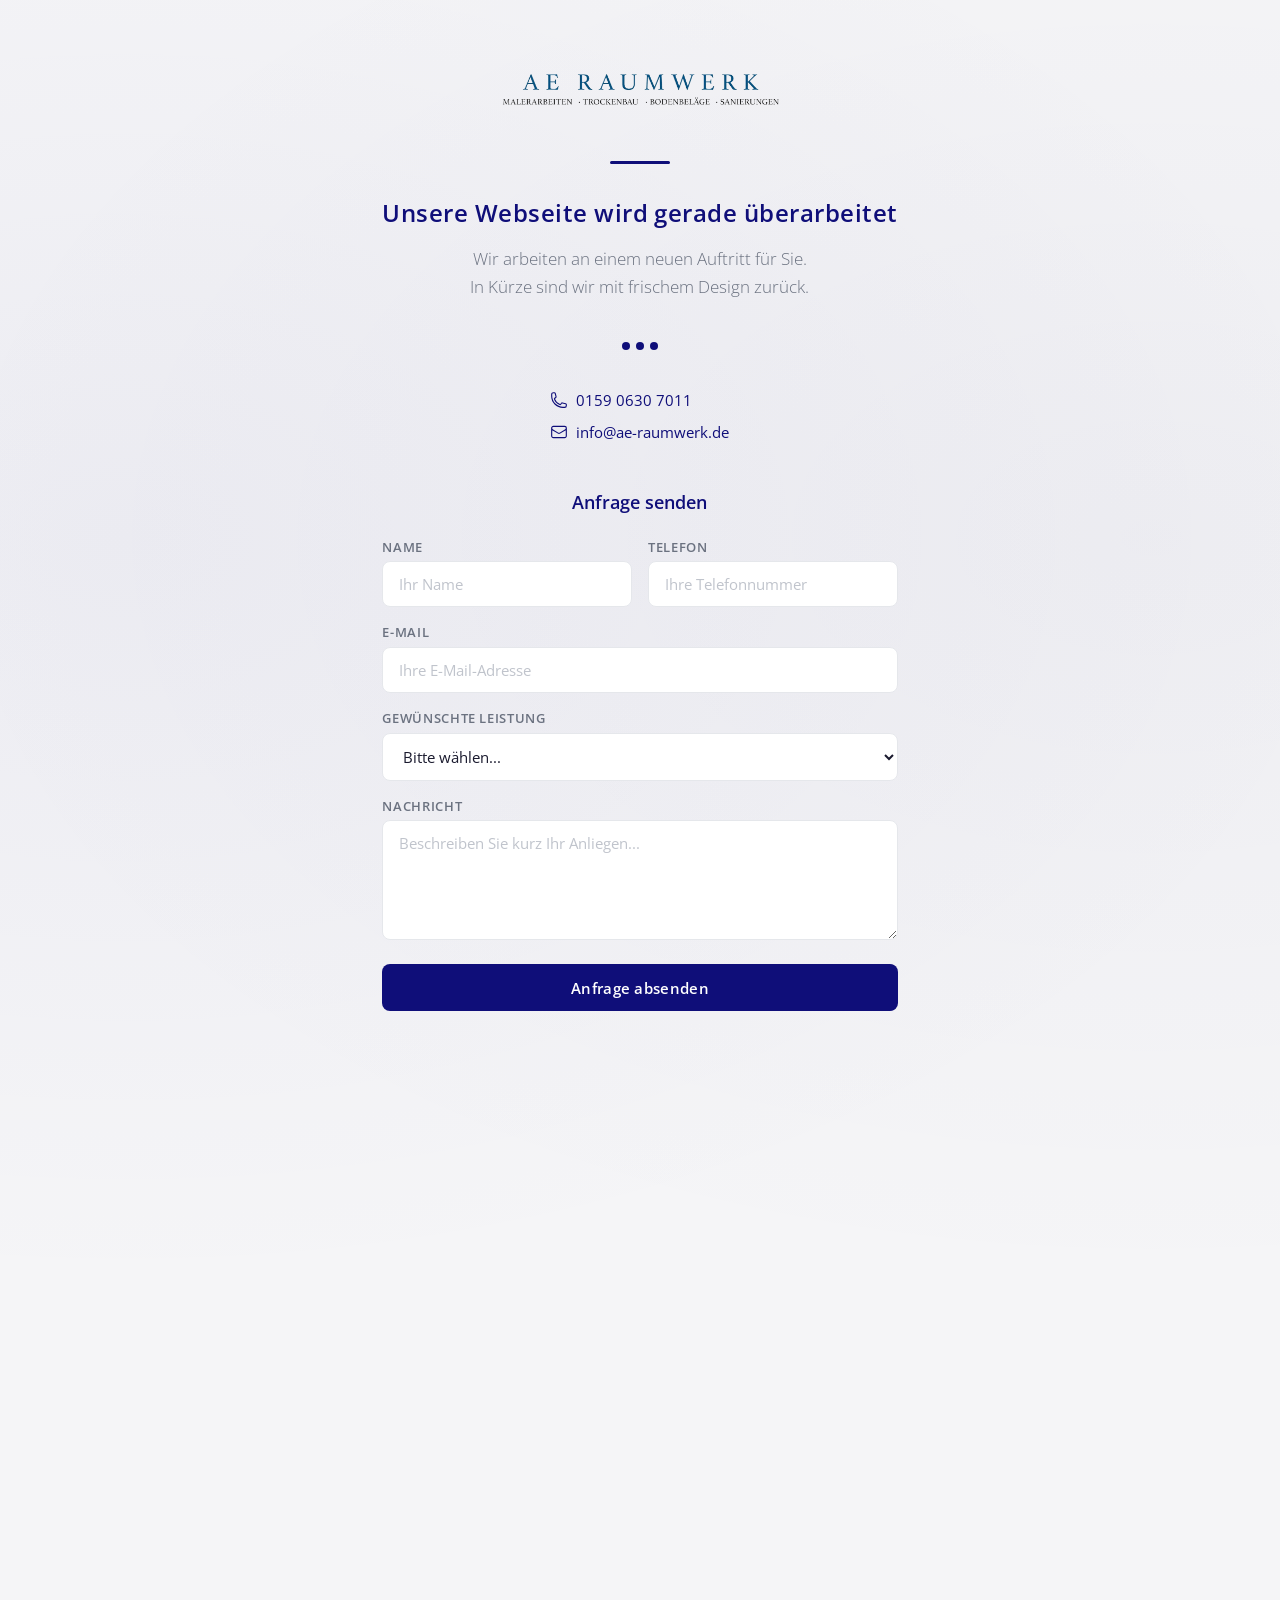
<file: index.html>
<!DOCTYPE html>
<html lang="de">
<head>
    <meta charset="utf-8">
    <title>AE Raumwerk | Wartungsarbeiten</title>
    <meta name="description" content="Unsere Webseite wird gerade überarbeitet. Wir sind bald wieder für Sie da.">
    <meta name="viewport" content="width=device-width, initial-scale=1">
    <link rel="icon" type="image/png" sizes="32x32" href="favicon-32x32.png">
    <link rel="preconnect" href="https://fonts.googleapis.com">
    <link rel="preconnect" href="https://fonts.gstatic.com" crossorigin>
    <link href="https://fonts.googleapis.com/css2?family=Open+Sans:wght@300;400;600;700&display=swap" rel="stylesheet">
    <style>
        *, *::before, *::after {
            margin: 0;
            padding: 0;
            box-sizing: border-box;
        }

        body {
            font-family: 'Open Sans', sans-serif;
            min-height: 100vh;
            display: flex;
            align-items: center;
            justify-content: center;
            background: #f5f5f7;
            color: #1a1a2e;
            overflow-x: hidden;
            position: relative;
            padding: 2rem 0;
        }

        /* Subtle animated background */
        body::before {
            content: '';
            position: absolute;
            top: -50%;
            left: -50%;
            width: 200%;
            height: 200%;
            background: radial-gradient(ellipse at 30% 50%, rgba(15, 14, 121, 0.04) 0%, transparent 50%),
                        radial-gradient(ellipse at 70% 50%, rgba(10, 9, 82, 0.03) 0%, transparent 50%);
            animation: bgShift 20s ease-in-out infinite alternate;
            z-index: 0;
        }

        @keyframes bgShift {
            0%   { transform: translate(0, 0) rotate(0deg); }
            100% { transform: translate(2%, -2%) rotate(3deg); }
        }

        .container {
            position: relative;
            z-index: 1;
            text-align: center;
            padding: 2rem;
            max-width: 600px;
        }

        .logo {
            width: 280px;
            max-width: 80vw;
            margin-bottom: 3rem;
            opacity: 0;
            animation: fadeUp 0.8s ease forwards;
        }

        .divider {
            width: 60px;
            height: 3px;
            background: #0f0e79;
            margin: 0 auto 2rem;
            border-radius: 2px;
            opacity: 0;
            animation: fadeUp 0.8s ease 0.2s forwards;
        }

        h1 {
            font-size: 1.5rem;
            font-weight: 600;
            color: #0f0e79;
            margin-bottom: 1rem;
            letter-spacing: 0.02em;
            opacity: 0;
            animation: fadeUp 0.8s ease 0.3s forwards;
        }

        p {
            font-size: 1.05rem;
            font-weight: 300;
            color: #6b7280;
            line-height: 1.7;
            margin-bottom: 2.5rem;
            opacity: 0;
            animation: fadeUp 0.8s ease 0.45s forwards;
        }

        .contact-info {
            display: inline-flex;
            flex-direction: column;
            gap: 0.75rem;
            opacity: 0;
            animation: fadeUp 0.8s ease 0.6s forwards;
        }

        .contact-info a {
            color: #0f0e79;
            text-decoration: none;
            font-weight: 400;
            font-size: 0.95rem;
            display: inline-flex;
            align-items: center;
            gap: 0.5rem;
            transition: opacity 0.2s ease;
        }

        .contact-info a:hover {
            opacity: 0.7;
        }

        .contact-info svg {
            width: 18px;
            height: 18px;
            flex-shrink: 0;
        }

        /* Pulsing dots animation */
        .dots {
            display: flex;
            justify-content: center;
            gap: 6px;
            margin-bottom: 2.5rem;
            opacity: 0;
            animation: fadeUp 0.8s ease 0.5s forwards;
        }

        .dots span {
            width: 8px;
            height: 8px;
            background: #0f0e79;
            border-radius: 50%;
            animation: pulse 1.4s ease-in-out infinite;
        }

        .dots span:nth-child(2) { animation-delay: 0.2s; }
        .dots span:nth-child(3) { animation-delay: 0.4s; }

        @keyframes pulse {
            0%, 80%, 100% { opacity: 0.2; transform: scale(0.8); }
            40% { opacity: 1; transform: scale(1); }
        }

        @keyframes fadeUp {
            from {
                opacity: 0;
                transform: translateY(20px);
            }
            to {
                opacity: 1;
                transform: translateY(0);
            }
        }

        /* Contact Form */
        .form-section {
            margin-top: 3rem;
            opacity: 0;
            animation: fadeUp 0.8s ease 0.7s forwards;
        }

        .form-section h2 {
            font-size: 1.1rem;
            font-weight: 600;
            color: #0f0e79;
            margin-bottom: 1.5rem;
        }

        .contact-form {
            display: flex;
            flex-direction: column;
            gap: 1rem;
            text-align: left;
        }

        .form-row {
            display: flex;
            gap: 1rem;
        }

        .form-group {
            display: flex;
            flex-direction: column;
            gap: 0.35rem;
            flex: 1;
        }

        .form-group label {
            font-size: 0.8rem;
            font-weight: 600;
            color: #6b7280;
            text-transform: uppercase;
            letter-spacing: 0.05em;
        }

        .form-group input,
        .form-group textarea,
        .form-group select {
            font-family: 'Open Sans', sans-serif;
            font-size: 0.95rem;
            padding: 0.75rem 1rem;
            border: 1.5px solid #e5e7eb;
            border-radius: 8px;
            background: #fff;
            color: #1a1a2e;
            transition: border-color 0.2s ease, box-shadow 0.2s ease;
            outline: none;
        }

        .form-group input:focus,
        .form-group textarea:focus,
        .form-group select:focus {
            border-color: #0f0e79;
            box-shadow: 0 0 0 3px rgba(15, 14, 121, 0.08);
        }

        .form-group input::placeholder,
        .form-group textarea::placeholder {
            color: #c0c4cc;
        }

        .form-group textarea {
            resize: vertical;
            min-height: 120px;
        }

        .submit-btn {
            font-family: 'Open Sans', sans-serif;
            font-size: 0.95rem;
            font-weight: 600;
            color: #fff;
            background: #0f0e79;
            border: none;
            padding: 0.85rem 2rem;
            border-radius: 8px;
            cursor: pointer;
            transition: background 0.2s ease, transform 0.15s ease;
            letter-spacing: 0.02em;
            margin-top: 0.5rem;
        }

        .submit-btn:hover {
            background: #0a0952;
            transform: translateY(-1px);
        }

        .submit-btn:active {
            transform: translateY(0);
        }

        /* Status-Meldungen */
        .form-msg {
            display: none;
            padding: 1rem 1.25rem;
            border-radius: 8px;
            font-size: 0.95rem;
            font-weight: 400;
            margin-bottom: 1rem;
            animation: fadeUp 0.5s ease forwards;
        }

        .form-msg.success {
            display: block;
            background: #ecfdf5;
            border: 1.5px solid #10b981;
            color: #065f46;
        }

        .form-msg.error {
            display: block;
            background: #fef2f2;
            border: 1.5px solid #ef4444;
            color: #991b1b;
        }

        .submit-btn:disabled {
            opacity: 0.6;
            cursor: not-allowed;
            transform: none;
        }

        @media (max-width: 480px) {
            .logo { width: 220px; margin-bottom: 2rem; }
            h1 { font-size: 1.25rem; }
            p { font-size: 0.95rem; }
            .form-row { flex-direction: column; }
        }
    </style>
</head>
<body>
    <div class="container">
        <img src="images/68f24106e1c9c3044217ea94_logo2.png" alt="AE Raumwerk" class="logo">

        <div class="divider"></div>

        <h1>Unsere Webseite wird gerade überarbeitet</h1>

        <p>Wir arbeiten an einem neuen Auftritt für Sie.<br>In Kürze sind wir mit frischem Design zurück.</p>

        <div class="dots">
            <span></span>
            <span></span>
            <span></span>
        </div>

        <div class="contact-info">
            <a href="tel:+4915906307011">
                <svg xmlns="http://www.w3.org/2000/svg" fill="none" viewBox="0 0 24 24" stroke-width="1.5" stroke="currentColor">
                    <path stroke-linecap="round" stroke-linejoin="round" d="M2.25 6.75c0 8.284 6.716 15 15 15h2.25a2.25 2.25 0 0 0 2.25-2.25v-1.372c0-.516-.351-.966-.852-1.091l-4.423-1.106c-.44-.11-.902.055-1.173.417l-.97 1.293c-.282.376-.769.542-1.21.38a12.035 12.035 0 0 1-7.143-7.143c-.162-.441.004-.928.38-1.21l1.293-.97c.363-.271.527-.734.417-1.173L6.963 3.102a1.125 1.125 0 0 0-1.091-.852H4.5A2.25 2.25 0 0 0 2.25 4.5v2.25Z" />
                </svg>
                0159 0630 7011
            </a>
            <a href="mailto:info@ae-raumwerk.de">
                <svg xmlns="http://www.w3.org/2000/svg" fill="none" viewBox="0 0 24 24" stroke-width="1.5" stroke="currentColor">
                    <path stroke-linecap="round" stroke-linejoin="round" d="M21.75 6.75v10.5a2.25 2.25 0 0 1-2.25 2.25h-15a2.25 2.25 0 0 1-2.25-2.25V6.75m19.5 0A2.25 2.25 0 0 0 19.5 4.5h-15a2.25 2.25 0 0 0-2.25 2.25m19.5 0v.243a2.25 2.25 0 0 1-1.07 1.916l-7.5 4.615a2.25 2.25 0 0 1-2.36 0L3.32 8.91a2.25 2.25 0 0 1-1.07-1.916V6.75" />
                </svg>
                info@ae-raumwerk.de
            </a>
        </div>

        <!-- Kontaktformular -->
        <div class="form-section">
            <div class="form-msg" id="formMsg"></div>
            <h2>Anfrage senden</h2>
            <form class="contact-form" id="contactForm" action="https://formspree.io/f/mzdkboly" method="POST">

                <div class="form-row">
                    <div class="form-group">
                        <label for="name">Name</label>
                        <input type="text" id="name" name="Name" placeholder="Ihr Name" required>
                    </div>
                    <div class="form-group">
                        <label for="telefon">Telefon</label>
                        <input type="tel" id="telefon" name="Telefon" placeholder="Ihre Telefonnummer">
                    </div>
                </div>

                <div class="form-group">
                    <label for="email">E-Mail</label>
                    <input type="email" id="email" name="E-Mail" placeholder="Ihre E-Mail-Adresse" required>
                </div>

                <div class="form-group">
                    <label for="leistung">Gewünschte Leistung</label>
                    <select id="leistung" name="Leistung">
                        <option value="" disabled selected>Bitte wählen...</option>
                        <option value="Malerarbeiten">Malerarbeiten</option>
                        <option value="Tapezierarbeiten">Tapezierarbeiten</option>
                        <option value="Trockenbau">Trockenbau</option>
                        <option value="Bodenbeläge">Bodenbeläge</option>
                        <option value="Sanierung">Sanierung</option>
                        <option value="Instandhaltung">Instandhaltung</option>
                        <option value="Sonstiges">Sonstiges</option>
                    </select>
                </div>

                <div class="form-group">
                    <label for="nachricht">Nachricht</label>
                    <textarea id="nachricht" name="Nachricht" placeholder="Beschreiben Sie kurz Ihr Anliegen..." required></textarea>
                </div>

                <button type="submit" class="submit-btn">Anfrage absenden</button>
            </form>
        </div>
    </div>
    <script>
        document.getElementById('contactForm').addEventListener('submit', function(e) {
            e.preventDefault();

            var form = this;
            var btn = form.querySelector('.submit-btn');
            var msg = document.getElementById('formMsg');
            var originalText = btn.textContent;

            btn.disabled = true;
            btn.textContent = 'Wird gesendet...';
            msg.className = 'form-msg';

            fetch(form.action, {
                method: 'POST',
                body: new FormData(form),
                headers: { 'Accept': 'application/json' }
            })
            .then(function(response) {
                if (response.ok) {
                    msg.textContent = 'Vielen Dank! Wir haben Ihre Anfrage erhalten und melden uns schnellstmöglich bei Ihnen.';
                    msg.className = 'form-msg success';
                    form.reset();
                } else {
                    msg.textContent = 'Leider konnte Ihre Anfrage nicht gesendet werden. Bitte versuchen Sie es erneut oder kontaktieren Sie uns telefonisch.';
                    msg.className = 'form-msg error';
                }
            })
            .catch(function() {
                msg.textContent = 'Leider konnte Ihre Anfrage nicht gesendet werden. Bitte versuchen Sie es erneut oder kontaktieren Sie uns telefonisch.';
                msg.className = 'form-msg error';
            })
            .finally(function() {
                btn.disabled = false;
                btn.textContent = originalText;
                msg.scrollIntoView({ behavior: 'smooth', block: 'nearest' });
            });
        });
    </script>
</body>
</html>
</file>
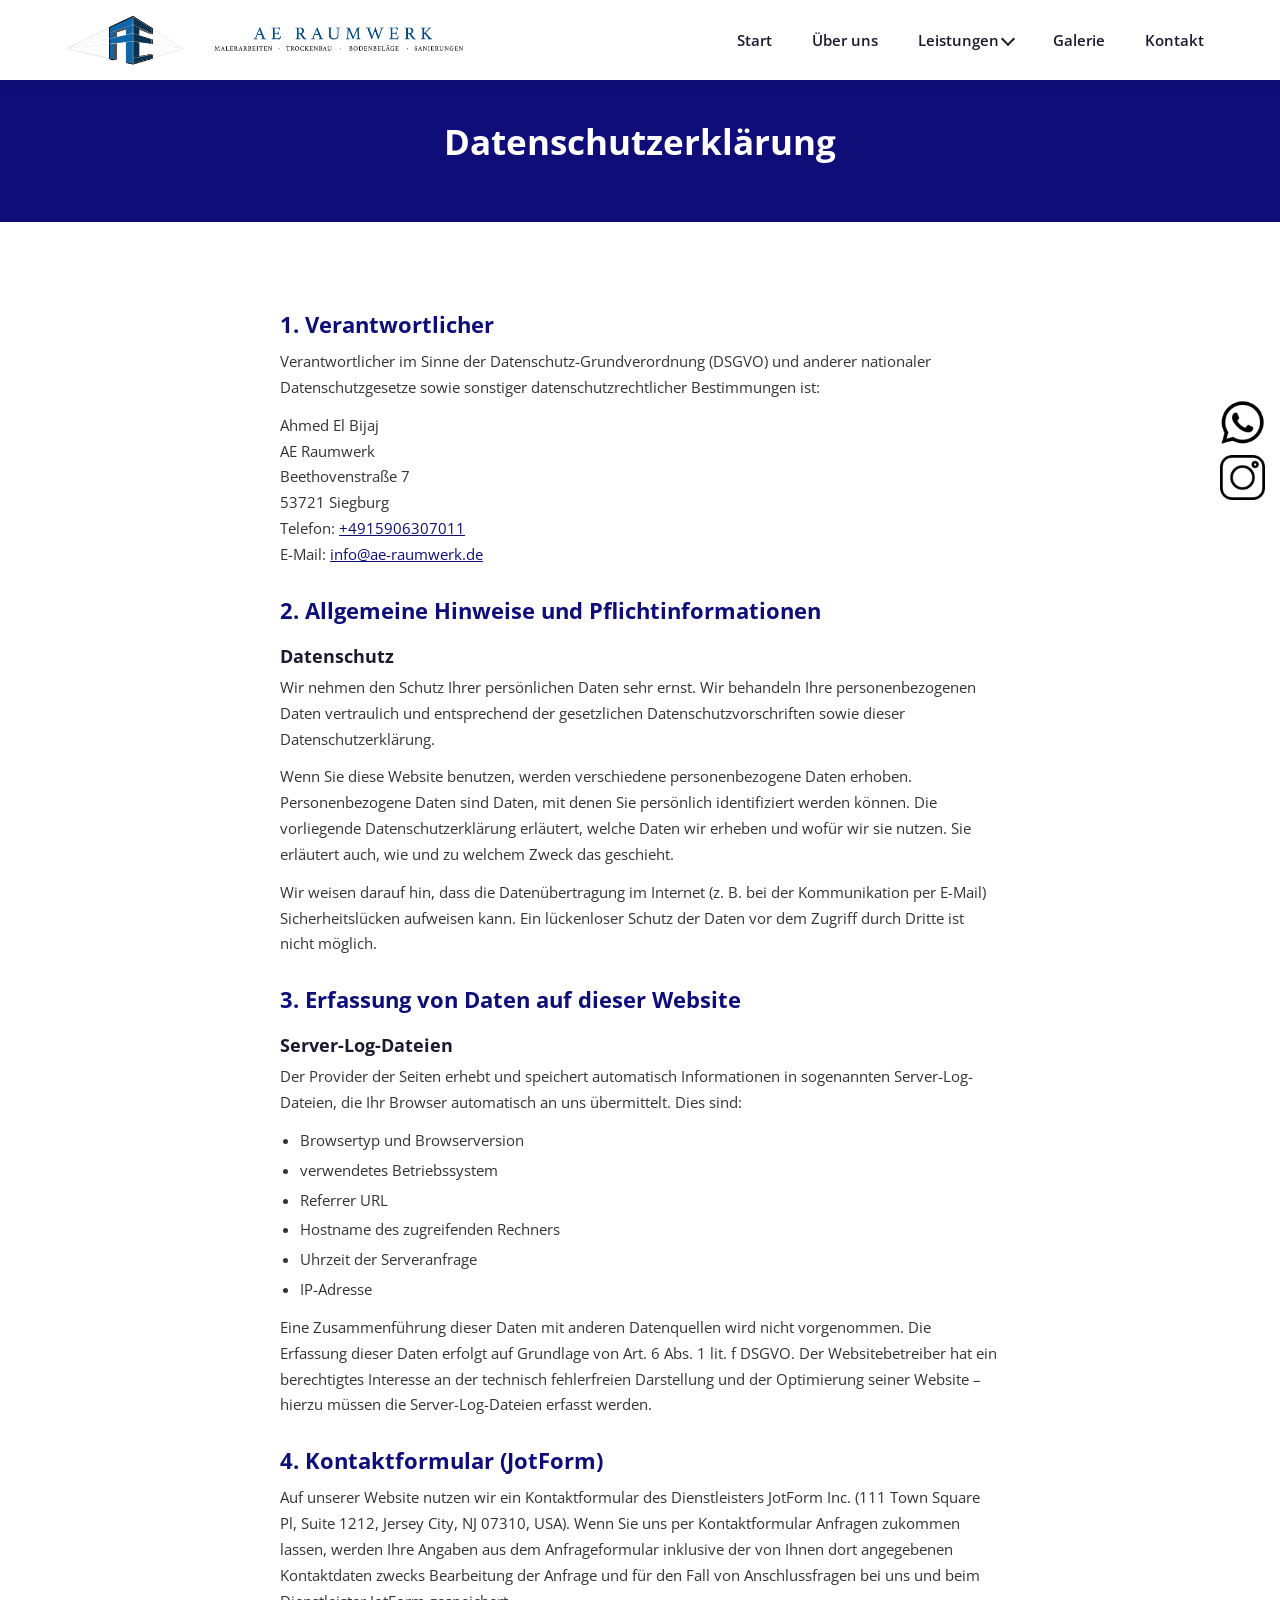
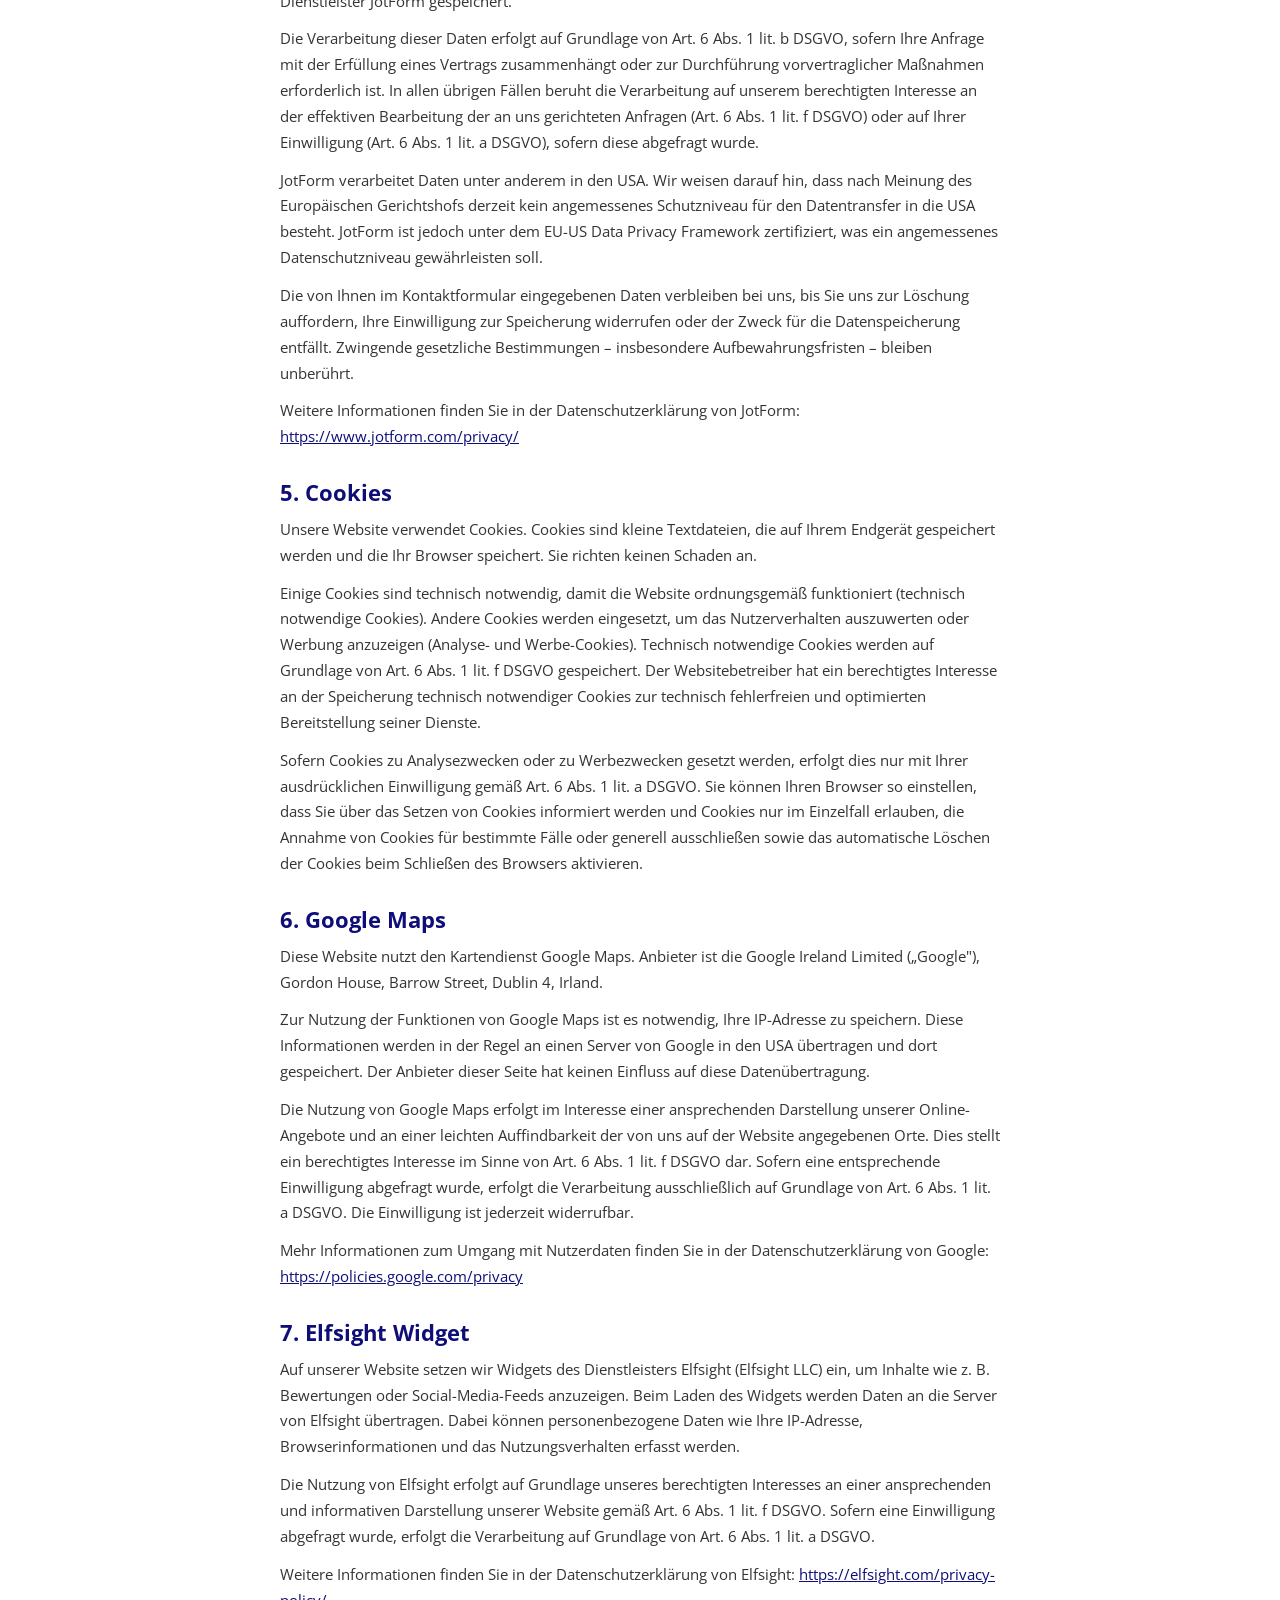
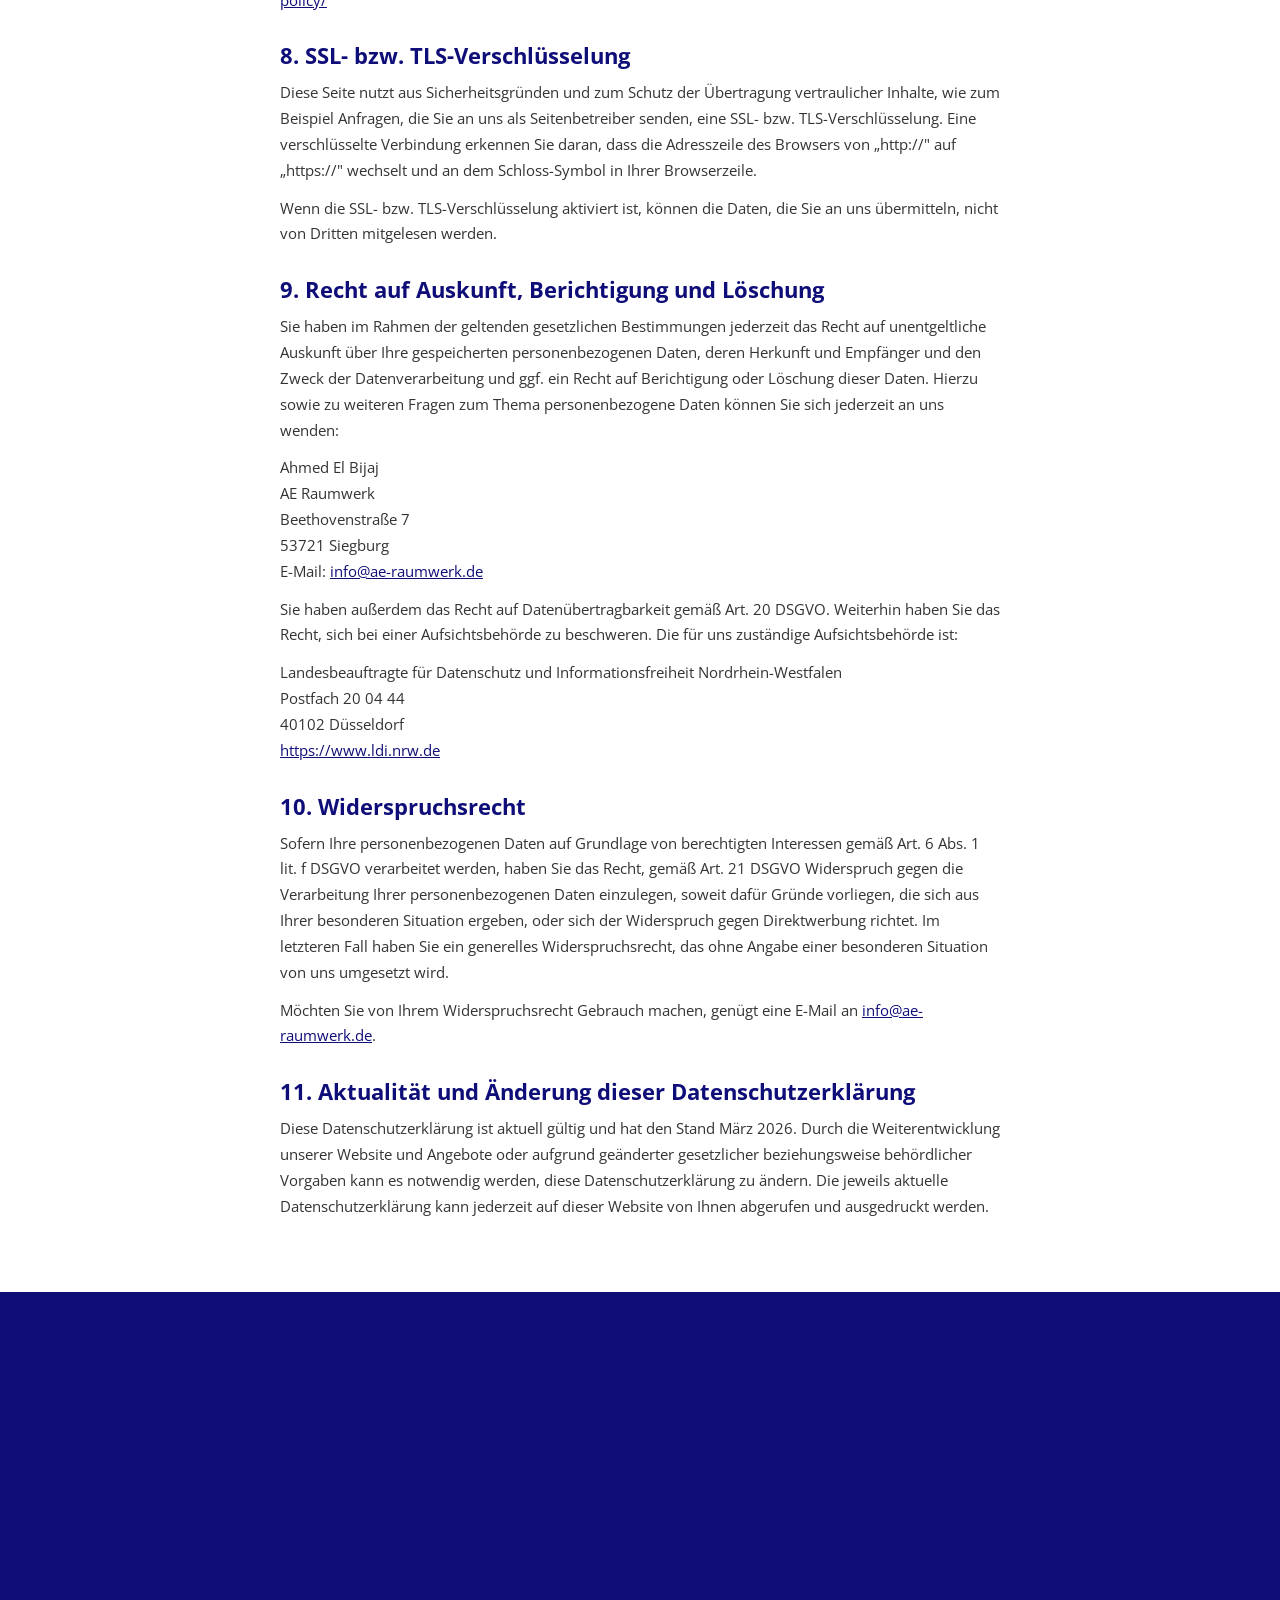
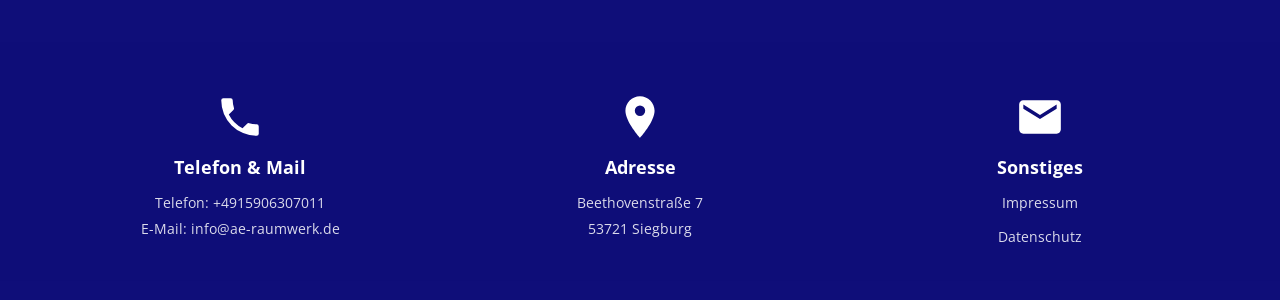
<file: datenschutz.html>
<!DOCTYPE html>
<html lang="de">
<head>
    <meta charset="utf-8">
    <title>Datenschutzerklärung | AE Raumwerk</title>
    <meta name="description" content="Datenschutzerklärung von AE Raumwerk – Informationen zum Umgang mit Ihren personenbezogenen Daten.">
    <meta name="viewport" content="width=device-width, initial-scale=1">
    <link rel="icon" type="image/png" sizes="32x32" href="favicon-32x32.png">
    <link rel="preconnect" href="https://fonts.googleapis.com">
    <link rel="preconnect" href="https://fonts.gstatic.com" crossorigin>
    <link href="https://fonts.googleapis.com/css2?family=Open+Sans:wght@300;400;600;700;800&display=swap" rel="stylesheet">
    <link rel="stylesheet" href="css/style.css">
</head>
<body>

<header class="header">
    <div class="container">
        <a href="index.html" class="logo-link">
            <img src="images/68dce602181877e14b557eaf_attachment_3_Design%20ohne%20Titel-7-01-p-2000.png" alt="AE Raumwerk" class="logo-icon">
            <img src="images/68dce5a7d845a080b7a61327_attachment_4_AE%20Raumwerk%20nur%20Schrift-01-p-2000.png" alt="AE Raumwerk" class="logo-text">
        </a>
        <nav class="nav-desktop">
            <a href="index.html" class="nav-link">Start</a>
            <a href="uber-uns.html" class="nav-link">Über uns</a>
            <div class="nav-dropdown">
                <div class="nav-dropdown-toggle">
                    <a href="leistungen-preise/index.html">Leistungen</a>
                    <span class="dropdown-arrow"></span>
                </div>
                <div class="dropdown-menu">
                    <a href="leistungen-preise/maler-und-tapezierarbeiten.html">Maler-Tapezierarbeiten</a>
                    <a href="leistungen-preise/spachtel-und-verputzarbeiten.html">Spachtel-Verputzarbeiten</a>
                    <a href="leistungen-preise/trockenbau.html">Trockenbau</a>
                    <a href="leistungen-preise/bodenbelage.html">Bodenbeläge</a>
                    <a href="leistungen-preise/sanierungen.html">Sanierungen</a>
                    <a href="leistungen-preise/instandsetzung.html">Instandhaltung</a>
                </div>
            </div>
            <a href="galerie.html" class="nav-link">Galerie</a>
            <a href="kontakt.html" class="nav-link">Kontakt</a>
        </nav>
        <button class="hamburger" aria-label="Menü öffnen">
            <span></span><span></span><span></span>
        </button>
    </div>
</header>

<div class="nav-mobile" id="mobileNav">
    <div class="nav-mobile-links">
        <a href="index.html">Start</a>
        <a href="uber-uns.html">Über uns</a>
        <button class="mobile-dropdown-toggle" aria-expanded="false">Leistungen<span class="mobile-dropdown-arrow"></span></button>
        <div class="mobile-dropdown-menu">
            <a href="leistungen-preise/index.html">Übersicht</a>
            <a href="leistungen-preise/maler-und-tapezierarbeiten.html">Maler-Tapezierarbeiten</a>
            <a href="leistungen-preise/spachtel-und-verputzarbeiten.html">Spachtel-Verputzarbeiten</a>
            <a href="leistungen-preise/trockenbau.html">Trockenbau</a>
            <a href="leistungen-preise/bodenbelage.html">Bodenbeläge</a>
            <a href="leistungen-preise/sanierungen.html">Sanierungen</a>
            <a href="leistungen-preise/instandsetzung.html">Instandhaltung</a>
        </div>
        <a href="galerie.html">Galerie</a>
        <a href="kontakt.html">Kontakt</a>
    </div>
</div>

<div class="social-float">
    <a href="https://wa.me/4915906307011" target="_blank" rel="noopener" aria-label="WhatsApp"><img src="images/659d3cf8d4836a19ed9bffc6_whatsapp.webp" alt="WhatsApp"></a>
    <a href="https://www.instagram.com/ae.raumwerk/" target="_blank" rel="noopener" aria-label="Instagram"><img src="images/659d3cf824c249c32f8ed5cc_instagram.webp" alt="Instagram"></a>
</div>

<section class="page-hero">
    <div class="container">
        <h1>Datenschutzerklärung</h1>
    </div>
</section>

<section class="legal-content">
    <div class="container">

        <h2>1. Verantwortlicher</h2>
        <p>Verantwortlicher im Sinne der Datenschutz-Grundverordnung (DSGVO) und anderer nationaler Datenschutzgesetze sowie sonstiger datenschutzrechtlicher Bestimmungen ist:</p>
        <p>Ahmed El Bijaj<br>AE Raumwerk<br>Beethovenstraße 7<br>53721 Siegburg<br>Telefon: <a href="tel:+4915906307011">+4915906307011</a><br>E-Mail: <a href="mailto:info@ae-raumwerk.de">info@ae-raumwerk.de</a></p>

        <h2>2. Allgemeine Hinweise und Pflichtinformationen</h2>
        <h3>Datenschutz</h3>
        <p>Wir nehmen den Schutz Ihrer persönlichen Daten sehr ernst. Wir behandeln Ihre personenbezogenen Daten vertraulich und entsprechend der gesetzlichen Datenschutzvorschriften sowie dieser Datenschutzerklärung.</p>
        <p>Wenn Sie diese Website benutzen, werden verschiedene personenbezogene Daten erhoben. Personenbezogene Daten sind Daten, mit denen Sie persönlich identifiziert werden können. Die vorliegende Datenschutzerklärung erläutert, welche Daten wir erheben und wofür wir sie nutzen. Sie erläutert auch, wie und zu welchem Zweck das geschieht.</p>
        <p>Wir weisen darauf hin, dass die Datenübertragung im Internet (z.&nbsp;B. bei der Kommunikation per E-Mail) Sicherheitslücken aufweisen kann. Ein lückenloser Schutz der Daten vor dem Zugriff durch Dritte ist nicht möglich.</p>

        <h2>3. Erfassung von Daten auf dieser Website</h2>
        <h3>Server-Log-Dateien</h3>
        <p>Der Provider der Seiten erhebt und speichert automatisch Informationen in sogenannten Server-Log-Dateien, die Ihr Browser automatisch an uns übermittelt. Dies sind:</p>
        <ul>
            <li>Browsertyp und Browserversion</li>
            <li>verwendetes Betriebssystem</li>
            <li>Referrer URL</li>
            <li>Hostname des zugreifenden Rechners</li>
            <li>Uhrzeit der Serveranfrage</li>
            <li>IP-Adresse</li>
        </ul>
        <p>Eine Zusammenführung dieser Daten mit anderen Datenquellen wird nicht vorgenommen. Die Erfassung dieser Daten erfolgt auf Grundlage von Art. 6 Abs. 1 lit. f DSGVO. Der Websitebetreiber hat ein berechtigtes Interesse an der technisch fehlerfreien Darstellung und der Optimierung seiner Website – hierzu müssen die Server-Log-Dateien erfasst werden.</p>

        <h2>4. Kontaktformular (JotForm)</h2>
        <p>Auf unserer Website nutzen wir ein Kontaktformular des Dienstleisters JotForm Inc. (111 Town Square Pl, Suite 1212, Jersey City, NJ 07310, USA). Wenn Sie uns per Kontaktformular Anfragen zukommen lassen, werden Ihre Angaben aus dem Anfrageformular inklusive der von Ihnen dort angegebenen Kontaktdaten zwecks Bearbeitung der Anfrage und für den Fall von Anschlussfragen bei uns und beim Dienstleister JotForm gespeichert.</p>
        <p>Die Verarbeitung dieser Daten erfolgt auf Grundlage von Art. 6 Abs. 1 lit. b DSGVO, sofern Ihre Anfrage mit der Erfüllung eines Vertrags zusammenhängt oder zur Durchführung vorvertraglicher Maßnahmen erforderlich ist. In allen übrigen Fällen beruht die Verarbeitung auf unserem berechtigten Interesse an der effektiven Bearbeitung der an uns gerichteten Anfragen (Art. 6 Abs. 1 lit. f DSGVO) oder auf Ihrer Einwilligung (Art. 6 Abs. 1 lit. a DSGVO), sofern diese abgefragt wurde.</p>
        <p>JotForm verarbeitet Daten unter anderem in den USA. Wir weisen darauf hin, dass nach Meinung des Europäischen Gerichtshofs derzeit kein angemessenes Schutzniveau für den Datentransfer in die USA besteht. JotForm ist jedoch unter dem EU-US Data Privacy Framework zertifiziert, was ein angemessenes Datenschutzniveau gewährleisten soll.</p>
        <p>Die von Ihnen im Kontaktformular eingegebenen Daten verbleiben bei uns, bis Sie uns zur Löschung auffordern, Ihre Einwilligung zur Speicherung widerrufen oder der Zweck für die Datenspeicherung entfällt. Zwingende gesetzliche Bestimmungen – insbesondere Aufbewahrungsfristen – bleiben unberührt.</p>
        <p>Weitere Informationen finden Sie in der Datenschutzerklärung von JotForm: <a href="https://www.jotform.com/privacy/" target="_blank" rel="noopener">https://www.jotform.com/privacy/</a></p>

        <h2>5. Cookies</h2>
        <p>Unsere Website verwendet Cookies. Cookies sind kleine Textdateien, die auf Ihrem Endgerät gespeichert werden und die Ihr Browser speichert. Sie richten keinen Schaden an.</p>
        <p>Einige Cookies sind technisch notwendig, damit die Website ordnungsgemäß funktioniert (technisch notwendige Cookies). Andere Cookies werden eingesetzt, um das Nutzerverhalten auszuwerten oder Werbung anzuzeigen (Analyse- und Werbe-Cookies). Technisch notwendige Cookies werden auf Grundlage von Art. 6 Abs. 1 lit. f DSGVO gespeichert. Der Websitebetreiber hat ein berechtigtes Interesse an der Speicherung technisch notwendiger Cookies zur technisch fehlerfreien und optimierten Bereitstellung seiner Dienste.</p>
        <p>Sofern Cookies zu Analysezwecken oder zu Werbezwecken gesetzt werden, erfolgt dies nur mit Ihrer ausdrücklichen Einwilligung gemäß Art. 6 Abs. 1 lit. a DSGVO. Sie können Ihren Browser so einstellen, dass Sie über das Setzen von Cookies informiert werden und Cookies nur im Einzelfall erlauben, die Annahme von Cookies für bestimmte Fälle oder generell ausschließen sowie das automatische Löschen der Cookies beim Schließen des Browsers aktivieren.</p>

        <h2>6. Google Maps</h2>
        <p>Diese Website nutzt den Kartendienst Google Maps. Anbieter ist die Google Ireland Limited („Google"), Gordon House, Barrow Street, Dublin 4, Irland.</p>
        <p>Zur Nutzung der Funktionen von Google Maps ist es notwendig, Ihre IP-Adresse zu speichern. Diese Informationen werden in der Regel an einen Server von Google in den USA übertragen und dort gespeichert. Der Anbieter dieser Seite hat keinen Einfluss auf diese Datenübertragung.</p>
        <p>Die Nutzung von Google Maps erfolgt im Interesse einer ansprechenden Darstellung unserer Online-Angebote und an einer leichten Auffindbarkeit der von uns auf der Website angegebenen Orte. Dies stellt ein berechtigtes Interesse im Sinne von Art. 6 Abs. 1 lit. f DSGVO dar. Sofern eine entsprechende Einwilligung abgefragt wurde, erfolgt die Verarbeitung ausschließlich auf Grundlage von Art. 6 Abs. 1 lit. a DSGVO. Die Einwilligung ist jederzeit widerrufbar.</p>
        <p>Mehr Informationen zum Umgang mit Nutzerdaten finden Sie in der Datenschutzerklärung von Google: <a href="https://policies.google.com/privacy" target="_blank" rel="noopener">https://policies.google.com/privacy</a></p>

        <h2>7. Elfsight Widget</h2>
        <p>Auf unserer Website setzen wir Widgets des Dienstleisters Elfsight (Elfsight LLC) ein, um Inhalte wie z.&nbsp;B. Bewertungen oder Social-Media-Feeds anzuzeigen. Beim Laden des Widgets werden Daten an die Server von Elfsight übertragen. Dabei können personenbezogene Daten wie Ihre IP-Adresse, Browserinformationen und das Nutzungsverhalten erfasst werden.</p>
        <p>Die Nutzung von Elfsight erfolgt auf Grundlage unseres berechtigten Interesses an einer ansprechenden und informativen Darstellung unserer Website gemäß Art. 6 Abs. 1 lit. f DSGVO. Sofern eine Einwilligung abgefragt wurde, erfolgt die Verarbeitung auf Grundlage von Art. 6 Abs. 1 lit. a DSGVO.</p>
        <p>Weitere Informationen finden Sie in der Datenschutzerklärung von Elfsight: <a href="https://elfsight.com/privacy-policy/" target="_blank" rel="noopener">https://elfsight.com/privacy-policy/</a></p>

        <h2>8. SSL- bzw. TLS-Verschlüsselung</h2>
        <p>Diese Seite nutzt aus Sicherheitsgründen und zum Schutz der Übertragung vertraulicher Inhalte, wie zum Beispiel Anfragen, die Sie an uns als Seitenbetreiber senden, eine SSL- bzw. TLS-Verschlüsselung. Eine verschlüsselte Verbindung erkennen Sie daran, dass die Adresszeile des Browsers von „http://" auf „https://" wechselt und an dem Schloss-Symbol in Ihrer Browserzeile.</p>
        <p>Wenn die SSL- bzw. TLS-Verschlüsselung aktiviert ist, können die Daten, die Sie an uns übermitteln, nicht von Dritten mitgelesen werden.</p>

        <h2>9. Recht auf Auskunft, Berichtigung und Löschung</h2>
        <p>Sie haben im Rahmen der geltenden gesetzlichen Bestimmungen jederzeit das Recht auf unentgeltliche Auskunft über Ihre gespeicherten personenbezogenen Daten, deren Herkunft und Empfänger und den Zweck der Datenverarbeitung und ggf. ein Recht auf Berichtigung oder Löschung dieser Daten. Hierzu sowie zu weiteren Fragen zum Thema personenbezogene Daten können Sie sich jederzeit an uns wenden:</p>
        <p>Ahmed El Bijaj<br>AE Raumwerk<br>Beethovenstraße 7<br>53721 Siegburg<br>E-Mail: <a href="mailto:info@ae-raumwerk.de">info@ae-raumwerk.de</a></p>
        <p>Sie haben außerdem das Recht auf Datenübertragbarkeit gemäß Art. 20 DSGVO. Weiterhin haben Sie das Recht, sich bei einer Aufsichtsbehörde zu beschweren. Die für uns zuständige Aufsichtsbehörde ist:</p>
        <p>Landesbeauftragte für Datenschutz und Informationsfreiheit Nordrhein-Westfalen<br>Postfach 20 04 44<br>40102 Düsseldorf<br><a href="https://www.ldi.nrw.de" target="_blank" rel="noopener">https://www.ldi.nrw.de</a></p>

        <h2>10. Widerspruchsrecht</h2>
        <p>Sofern Ihre personenbezogenen Daten auf Grundlage von berechtigten Interessen gemäß Art. 6 Abs. 1 lit. f DSGVO verarbeitet werden, haben Sie das Recht, gemäß Art. 21 DSGVO Widerspruch gegen die Verarbeitung Ihrer personenbezogenen Daten einzulegen, soweit dafür Gründe vorliegen, die sich aus Ihrer besonderen Situation ergeben, oder sich der Widerspruch gegen Direktwerbung richtet. Im letzteren Fall haben Sie ein generelles Widerspruchsrecht, das ohne Angabe einer besonderen Situation von uns umgesetzt wird.</p>
        <p>Möchten Sie von Ihrem Widerspruchsrecht Gebrauch machen, genügt eine E-Mail an <a href="mailto:info@ae-raumwerk.de">info@ae-raumwerk.de</a>.</p>

        <h2>11. Aktualität und Änderung dieser Datenschutzerklärung</h2>
        <p>Diese Datenschutzerklärung ist aktuell gültig und hat den Stand März 2026. Durch die Weiterentwicklung unserer Website und Angebote oder aufgrund geänderter gesetzlicher beziehungsweise behördlicher Vorgaben kann es notwendig werden, diese Datenschutzerklärung zu ändern. Die jeweils aktuelle Datenschutzerklärung kann jederzeit auf dieser Website von Ihnen abgerufen und ausgedruckt werden.</p>

    </div>
</section>

<footer class="footer">
    <div class="footer-map">
        <iframe src="https://www.google.com/maps/embed?pb=!1m14!1m8!1m3!1d10089.398247920117!2d7.21774!3d50.78763!3m2!1i1024!2i768!4f13.1!3m3!1m2!1s0x47bee7953ecbf617%3A0xd4169f692816cf41!2sMalerbetrieb%20AE%20Raumwerk!5e0!3m2!1sde!2s!4v1703837837194!5m2!1sde!2s" width="100%" height="100%" style="border:0;" allowfullscreen="" loading="lazy" referrerpolicy="no-referrer-when-downgrade"></iframe>
    </div>
    <div class="footer-overlay">
        <div class="footer-grid">
            <div class="footer-col">
                <div class="footer-icon"><svg viewBox="0 0 24 24"><path d="M6.62 10.79a15.05 15.05 0 006.59 6.59l2.2-2.2a1 1 0 011.01-.24c1.12.37 2.33.57 3.58.57a1 1 0 011 1V20a1 1 0 01-1 1A17 17 0 013 4a1 1 0 011-1h3.5a1 1 0 011 1c0 1.25.2 2.46.57 3.58a1 1 0 01-.24 1.01l-2.2 2.2z"/></svg></div>
                <h4>Telefon &amp; Mail</h4>
                <a href="tel:+4915906307011">Telefon: +4915906307011</a>
                <a href="mailto:info@ae-raumwerk.de">E-Mail: info@ae-raumwerk.de</a>
            </div>
            <div class="footer-col">
                <div class="footer-icon"><svg viewBox="0 0 24 24"><path d="M12 2C8.13 2 5 5.13 5 9c0 5.25 7 13 7 13s7-7.75 7-13c0-3.87-3.13-7-7-7zm0 9.5a2.5 2.5 0 010-5 2.5 2.5 0 010 5z"/></svg></div>
                <h4>Adresse</h4>
                <p>Beethovenstraße 7<br>53721 Siegburg</p>
            </div>
            <div class="footer-col">
                <div class="footer-icon"><svg viewBox="0 0 24 24"><path d="M20 4H4c-1.1 0-2 .9-2 2v12c0 1.1.9 2 2 2h16c1.1 0 2-.9 2-2V6c0-1.1-.9-2-2-2zm0 4l-8 5-8-5V6l8 5 8-5v2z"/></svg></div>
                <h4>Sonstiges</h4>
                <div class="footer-links">
                    <a href="impressum.html">Impressum</a>
                    <a href="datenschutz.html">Datenschutz</a>
                </div>
            </div>
        </div>
    </div>
</footer>

<script src="js/main.js"></script>
</body>
</html>
</file>
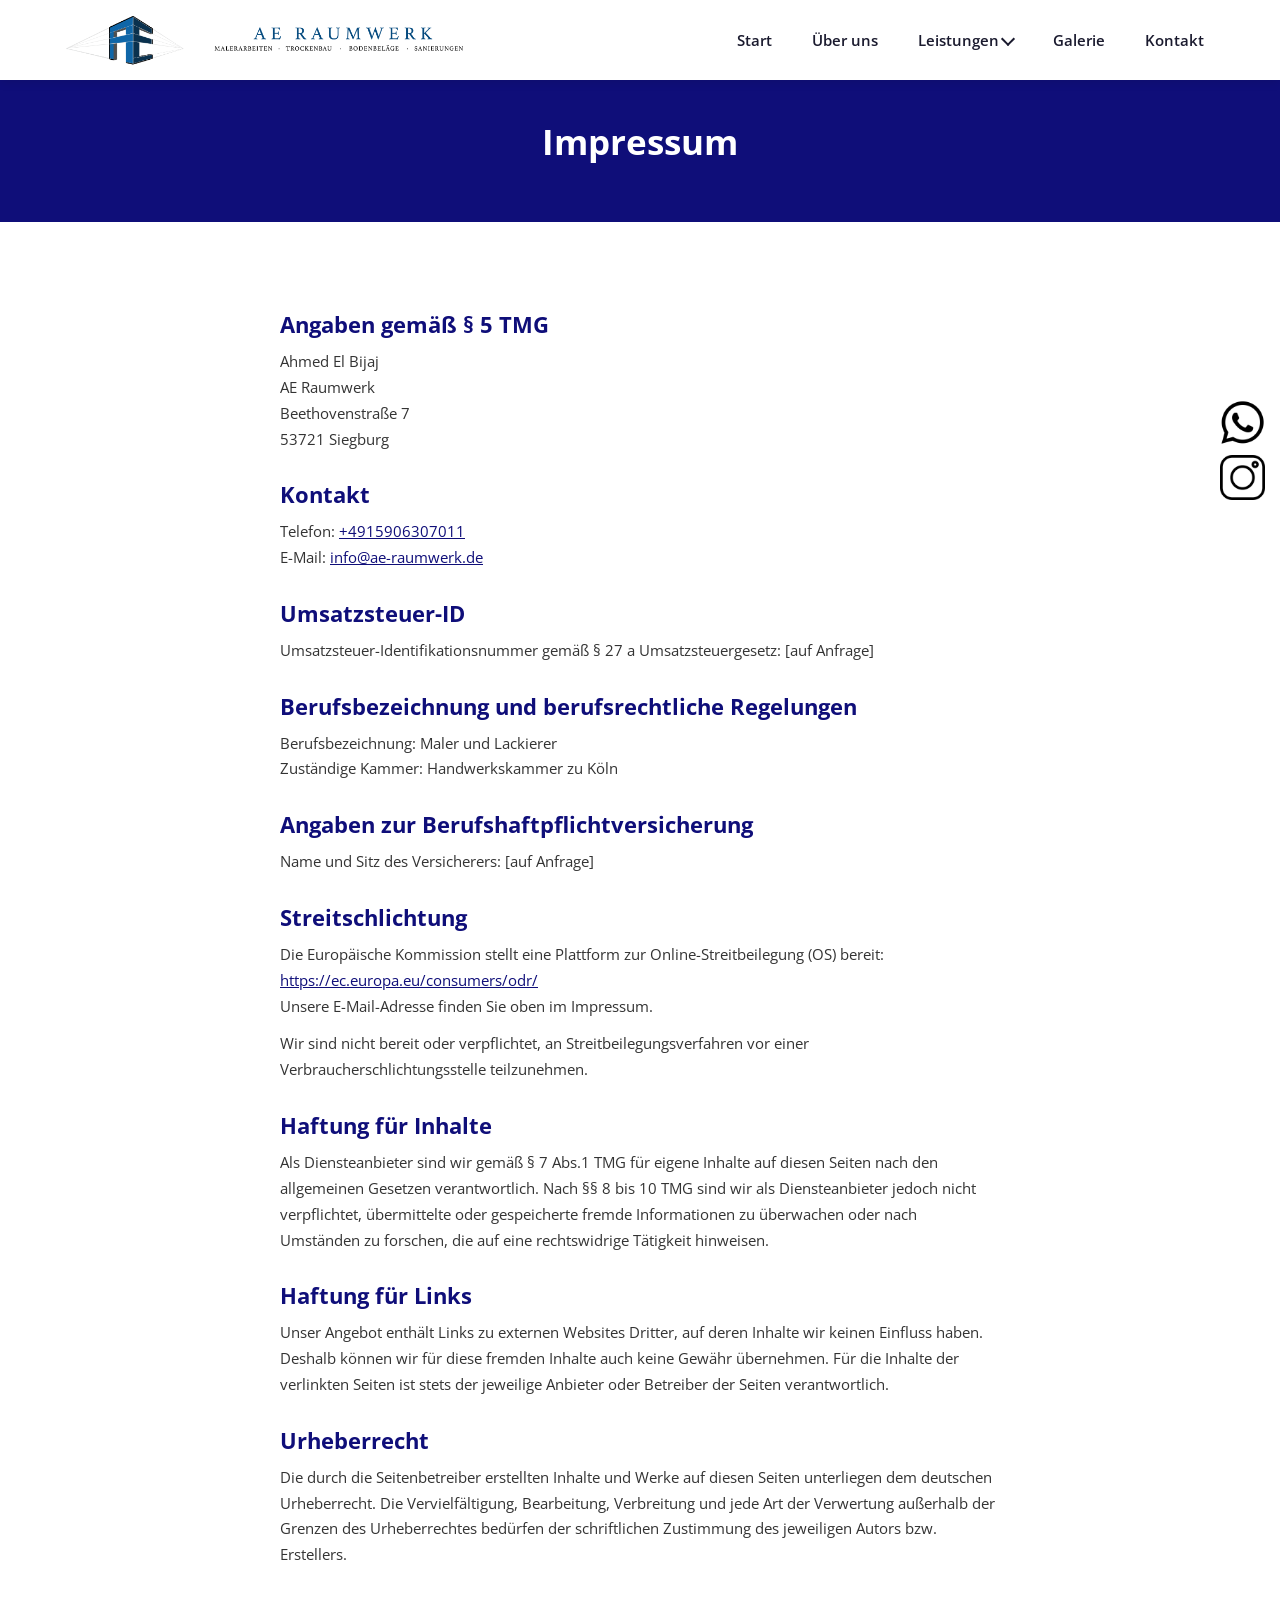
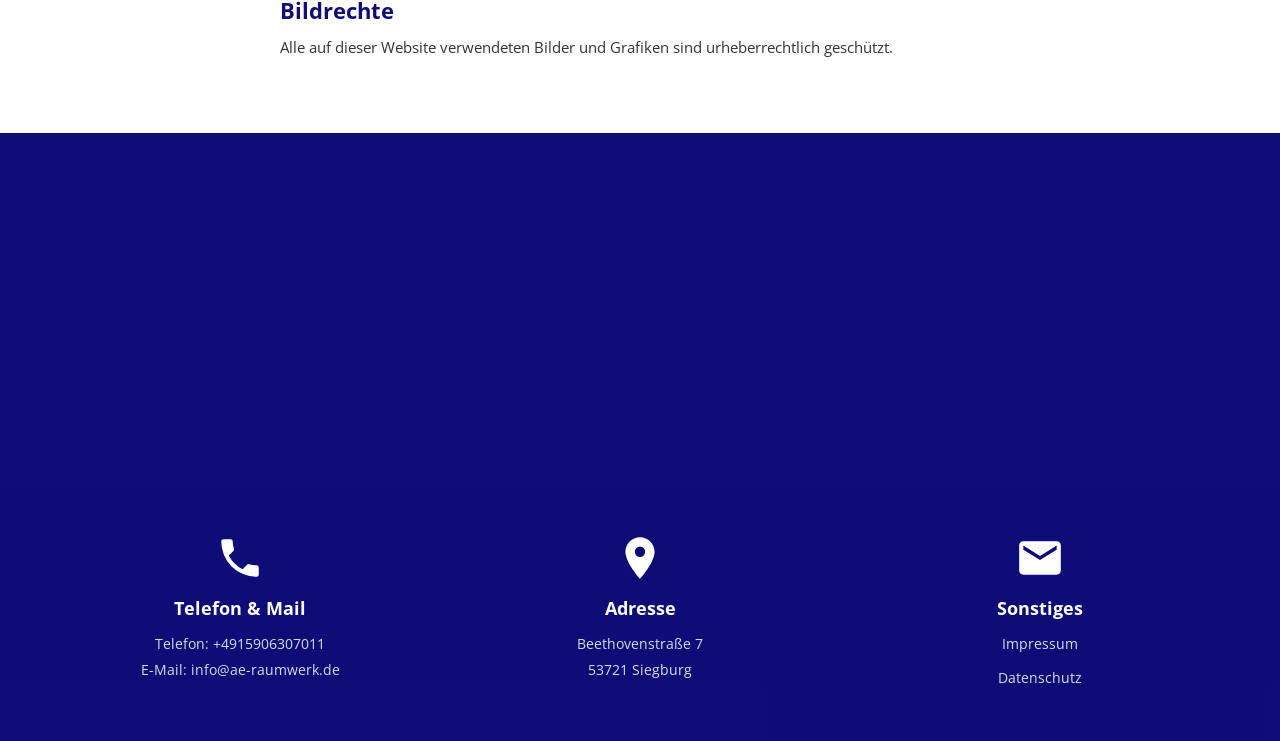
<file: impressum.html>
<!DOCTYPE html>
<html lang="de">
<head>
    <meta charset="utf-8">
    <title>Impressum | AE Raumwerk</title>
    <meta name="description" content="Impressum und rechtliche Angaben von AE Raumwerk, Malerbetrieb in Siegburg.">
    <meta name="viewport" content="width=device-width, initial-scale=1">
    <link rel="icon" type="image/png" sizes="32x32" href="favicon-32x32.png">
    <link rel="preconnect" href="https://fonts.googleapis.com">
    <link rel="preconnect" href="https://fonts.gstatic.com" crossorigin>
    <link href="https://fonts.googleapis.com/css2?family=Open+Sans:wght@300;400;600;700;800&display=swap" rel="stylesheet">
    <link rel="stylesheet" href="css/style.css">
</head>
<body>

<header class="header">
    <div class="container">
        <a href="index.html" class="logo-link">
            <img src="images/68dce602181877e14b557eaf_attachment_3_Design%20ohne%20Titel-7-01-p-2000.png" alt="AE Raumwerk" class="logo-icon">
            <img src="images/68dce5a7d845a080b7a61327_attachment_4_AE%20Raumwerk%20nur%20Schrift-01-p-2000.png" alt="AE Raumwerk" class="logo-text">
        </a>
        <nav class="nav-desktop">
            <a href="index.html" class="nav-link">Start</a>
            <a href="uber-uns.html" class="nav-link">Über uns</a>
            <div class="nav-dropdown">
                <div class="nav-dropdown-toggle">
                    <a href="leistungen-preise/index.html">Leistungen</a>
                    <span class="dropdown-arrow"></span>
                </div>
                <div class="dropdown-menu">
                    <a href="leistungen-preise/maler-und-tapezierarbeiten.html">Maler-Tapezierarbeiten</a>
                    <a href="leistungen-preise/spachtel-und-verputzarbeiten.html">Spachtel-Verputzarbeiten</a>
                    <a href="leistungen-preise/trockenbau.html">Trockenbau</a>
                    <a href="leistungen-preise/bodenbelage.html">Bodenbeläge</a>
                    <a href="leistungen-preise/sanierungen.html">Sanierungen</a>
                    <a href="leistungen-preise/instandsetzung.html">Instandhaltung</a>
                </div>
            </div>
            <a href="galerie.html" class="nav-link">Galerie</a>
            <a href="kontakt.html" class="nav-link">Kontakt</a>
        </nav>
        <button class="hamburger" aria-label="Menü öffnen">
            <span></span><span></span><span></span>
        </button>
    </div>
</header>

<div class="nav-mobile" id="mobileNav">
    <div class="nav-mobile-links">
        <a href="index.html">Start</a>
        <a href="uber-uns.html">Über uns</a>
        <button class="mobile-dropdown-toggle" aria-expanded="false">Leistungen<span class="mobile-dropdown-arrow"></span></button>
        <div class="mobile-dropdown-menu">
            <a href="leistungen-preise/index.html">Übersicht</a>
            <a href="leistungen-preise/maler-und-tapezierarbeiten.html">Maler-Tapezierarbeiten</a>
            <a href="leistungen-preise/spachtel-und-verputzarbeiten.html">Spachtel-Verputzarbeiten</a>
            <a href="leistungen-preise/trockenbau.html">Trockenbau</a>
            <a href="leistungen-preise/bodenbelage.html">Bodenbeläge</a>
            <a href="leistungen-preise/sanierungen.html">Sanierungen</a>
            <a href="leistungen-preise/instandsetzung.html">Instandhaltung</a>
        </div>
        <a href="galerie.html">Galerie</a>
        <a href="kontakt.html">Kontakt</a>
    </div>
</div>

<div class="social-float">
    <a href="https://wa.me/4915906307011" target="_blank" rel="noopener" aria-label="WhatsApp"><img src="images/659d3cf8d4836a19ed9bffc6_whatsapp.webp" alt="WhatsApp"></a>
    <a href="https://www.instagram.com/ae.raumwerk/" target="_blank" rel="noopener" aria-label="Instagram"><img src="images/659d3cf824c249c32f8ed5cc_instagram.webp" alt="Instagram"></a>
</div>

<section class="page-hero">
    <div class="container">
        <h1>Impressum</h1>
    </div>
</section>

<section class="legal-content">
    <div class="container">
        <h2>Angaben gemäß § 5 TMG</h2>
        <p>Ahmed El Bijaj<br>AE Raumwerk<br>Beethovenstraße 7<br>53721 Siegburg</p>

        <h2>Kontakt</h2>
        <p>Telefon: <a href="tel:+4915906307011">+4915906307011</a><br>E-Mail: <a href="mailto:info@ae-raumwerk.de">info@ae-raumwerk.de</a></p>

        <h2>Umsatzsteuer-ID</h2>
        <p>Umsatzsteuer-Identifikationsnummer gemäß § 27 a Umsatzsteuergesetz: [auf Anfrage]</p>

        <h2>Berufsbezeichnung und berufsrechtliche Regelungen</h2>
        <p>Berufsbezeichnung: Maler und Lackierer<br>Zuständige Kammer: Handwerkskammer zu Köln</p>

        <h2>Angaben zur Berufshaftpflichtversicherung</h2>
        <p>Name und Sitz des Versicherers: [auf Anfrage]</p>

        <h2>Streitschlichtung</h2>
        <p>Die Europäische Kommission stellt eine Plattform zur Online-Streitbeilegung (OS) bereit: <a href="https://ec.europa.eu/consumers/odr/" target="_blank" rel="noopener">https://ec.europa.eu/consumers/odr/</a><br>Unsere E-Mail-Adresse finden Sie oben im Impressum.</p>
        <p>Wir sind nicht bereit oder verpflichtet, an Streitbeilegungsverfahren vor einer Verbraucherschlichtungsstelle teilzunehmen.</p>

        <h2>Haftung für Inhalte</h2>
        <p>Als Diensteanbieter sind wir gemäß § 7 Abs.1 TMG für eigene Inhalte auf diesen Seiten nach den allgemeinen Gesetzen verantwortlich. Nach §§ 8 bis 10 TMG sind wir als Diensteanbieter jedoch nicht verpflichtet, übermittelte oder gespeicherte fremde Informationen zu überwachen oder nach Umständen zu forschen, die auf eine rechtswidrige Tätigkeit hinweisen.</p>

        <h2>Haftung für Links</h2>
        <p>Unser Angebot enthält Links zu externen Websites Dritter, auf deren Inhalte wir keinen Einfluss haben. Deshalb können wir für diese fremden Inhalte auch keine Gewähr übernehmen. Für die Inhalte der verlinkten Seiten ist stets der jeweilige Anbieter oder Betreiber der Seiten verantwortlich.</p>

        <h2>Urheberrecht</h2>
        <p>Die durch die Seitenbetreiber erstellten Inhalte und Werke auf diesen Seiten unterliegen dem deutschen Urheberrecht. Die Vervielfältigung, Bearbeitung, Verbreitung und jede Art der Verwertung außerhalb der Grenzen des Urheberrechtes bedürfen der schriftlichen Zustimmung des jeweiligen Autors bzw. Erstellers.</p>

        <h2>Bildrechte</h2>
        <p>Alle auf dieser Website verwendeten Bilder und Grafiken sind urheberrechtlich geschützt.</p>
    </div>
</section>

<footer class="footer">
    <div class="footer-map">
        <iframe src="https://www.google.com/maps/embed?pb=!1m14!1m8!1m3!1d10089.398247920117!2d7.21774!3d50.78763!3m2!1i1024!2i768!4f13.1!3m3!1m2!1s0x47bee7953ecbf617%3A0xd4169f692816cf41!2sMalerbetrieb%20AE%20Raumwerk!5e0!3m2!1sde!2s!4v1703837837194!5m2!1sde!2s" width="100%" height="100%" style="border:0;" allowfullscreen="" loading="lazy" referrerpolicy="no-referrer-when-downgrade"></iframe>
    </div>
    <div class="footer-overlay">
        <div class="footer-grid">
            <div class="footer-col">
                <div class="footer-icon"><svg viewBox="0 0 24 24"><path d="M6.62 10.79a15.05 15.05 0 006.59 6.59l2.2-2.2a1 1 0 011.01-.24c1.12.37 2.33.57 3.58.57a1 1 0 011 1V20a1 1 0 01-1 1A17 17 0 013 4a1 1 0 011-1h3.5a1 1 0 011 1c0 1.25.2 2.46.57 3.58a1 1 0 01-.24 1.01l-2.2 2.2z"/></svg></div>
                <h4>Telefon &amp; Mail</h4>
                <a href="tel:+4915906307011">Telefon: +4915906307011</a>
                <a href="mailto:info@ae-raumwerk.de">E-Mail: info@ae-raumwerk.de</a>
            </div>
            <div class="footer-col">
                <div class="footer-icon"><svg viewBox="0 0 24 24"><path d="M12 2C8.13 2 5 5.13 5 9c0 5.25 7 13 7 13s7-7.75 7-13c0-3.87-3.13-7-7-7zm0 9.5a2.5 2.5 0 010-5 2.5 2.5 0 010 5z"/></svg></div>
                <h4>Adresse</h4>
                <p>Beethovenstraße 7<br>53721 Siegburg</p>
            </div>
            <div class="footer-col">
                <div class="footer-icon"><svg viewBox="0 0 24 24"><path d="M20 4H4c-1.1 0-2 .9-2 2v12c0 1.1.9 2 2 2h16c1.1 0 2-.9 2-2V6c0-1.1-.9-2-2-2zm0 4l-8 5-8-5V6l8 5 8-5v2z"/></svg></div>
                <h4>Sonstiges</h4>
                <div class="footer-links">
                    <a href="impressum.html">Impressum</a>
                    <a href="datenschutz.html">Datenschutz</a>
                </div>
            </div>
        </div>
    </div>
</footer>

<script src="js/main.js"></script>
</body>
</html>
</file>
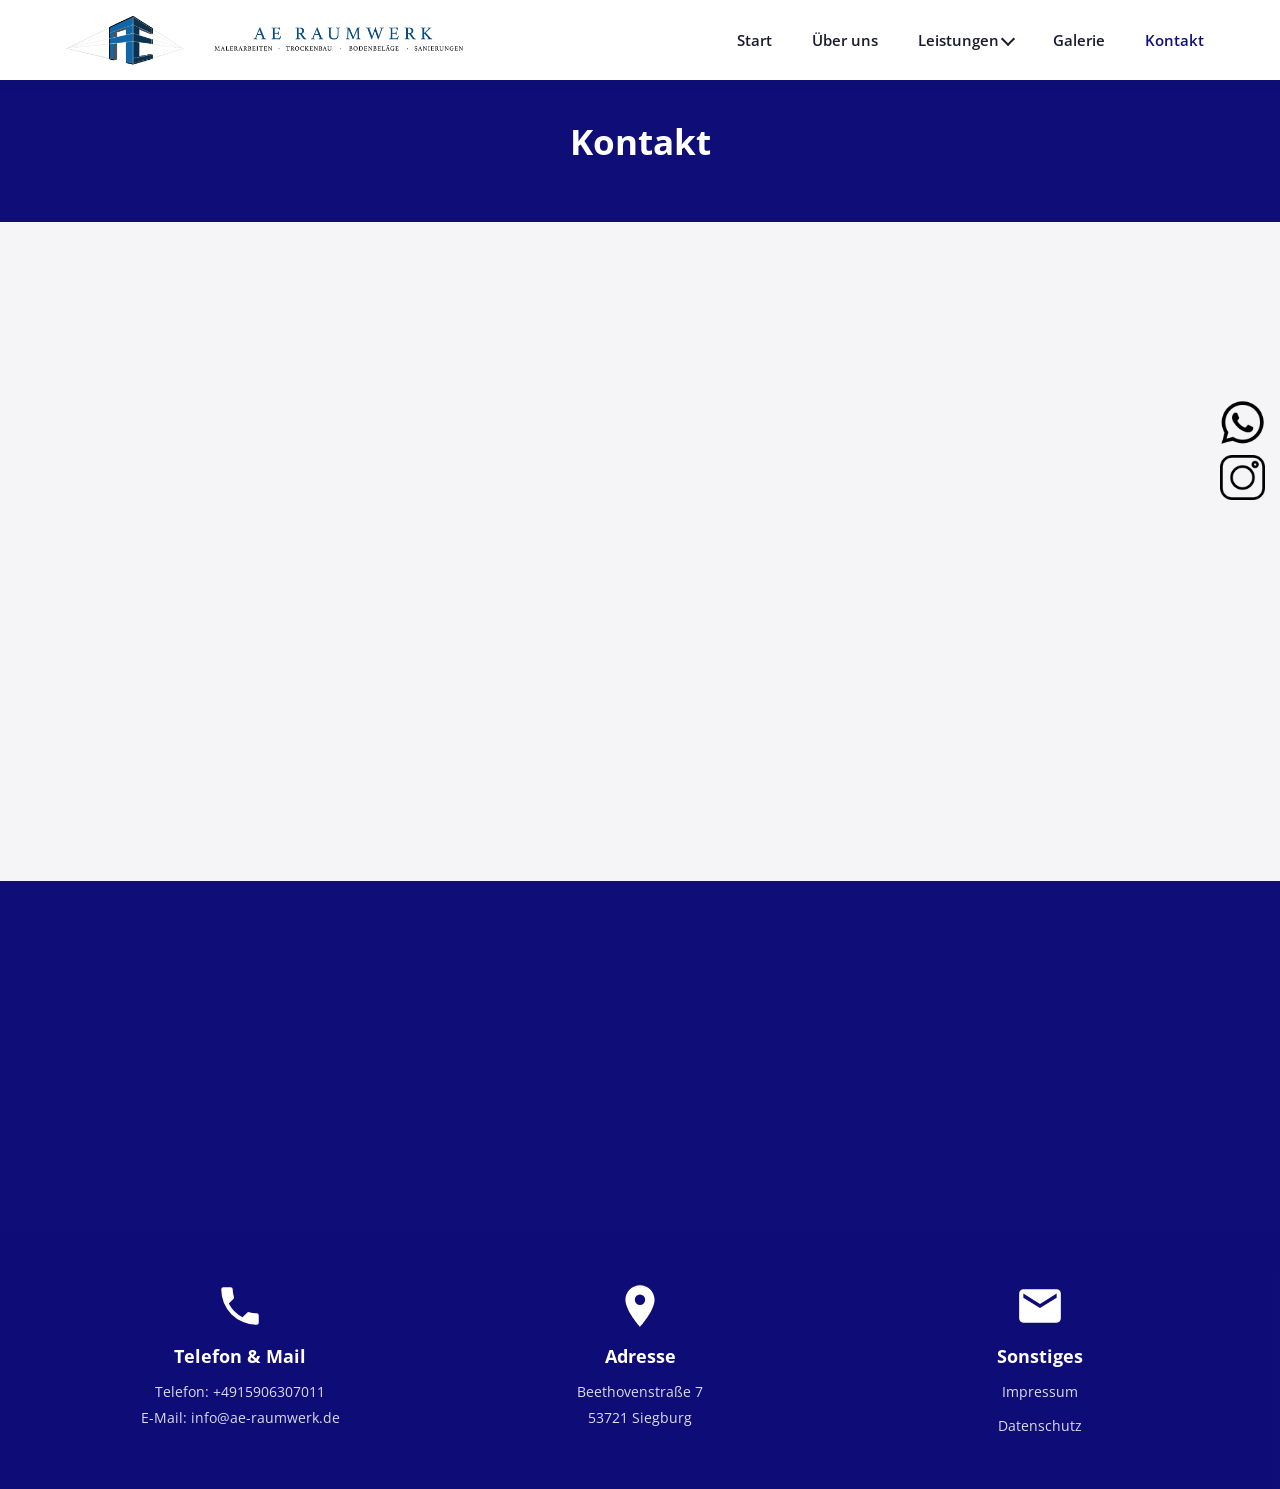
<file: kontakt.html>
<!DOCTYPE html>
<html lang="de">
<head>
    <meta charset="utf-8">
    <title>AE Raumwerk | Kontakt | Siegburg</title>
    <meta name="description" content="Kontaktieren Sie AE Raumwerk für eine persönliche Beratung. Trockenbau, Innenausbau und Sanierungen in Siegburg und Umgebung.">
    <meta name="viewport" content="width=device-width, initial-scale=1">
    <meta property="og:title" content="AE Raumwerk | Kontakt | Siegburg">
    <meta property="og:description" content="Kontaktieren Sie AE Raumwerk für eine persönliche Beratung. Trockenbau, Innenausbau und Sanierungen in Siegburg und Umgebung.">
    <meta property="og:type" content="website">
    <meta property="og:locale" content="de_DE">
    <meta property="og:url" content="https://www.ae-raumwerk.de/kontakt.html">
    <link rel="icon" type="image/png" sizes="32x32" href="favicon-32x32.png">
    <link rel="preconnect" href="https://fonts.googleapis.com">
    <link rel="preconnect" href="https://fonts.gstatic.com" crossorigin>
    <link href="https://fonts.googleapis.com/css2?family=Open+Sans:wght@300;400;600;700;800&display=swap" rel="stylesheet">
    <link rel="stylesheet" href="css/style.css">
</head>
<body>

<!-- Header -->
<header class="header">
    <div class="container">
        <a href="index.html" class="logo-link">
            <img src="images/68dce602181877e14b557eaf_attachment_3_Design%20ohne%20Titel-7-01-p-2000.png" alt="AE Raumwerk" class="logo-icon">
            <img src="images/68dce5a7d845a080b7a61327_attachment_4_AE%20Raumwerk%20nur%20Schrift-01-p-2000.png" alt="AE Raumwerk" class="logo-text">
        </a>
        <nav class="nav-desktop">
            <a href="index.html" class="nav-link">Start</a>
            <a href="uber-uns.html" class="nav-link">Über uns</a>
            <div class="nav-dropdown">
                <div class="nav-dropdown-toggle">
                    <a href="leistungen-preise/index.html">Leistungen</a>
                    <span class="dropdown-arrow"></span>
                </div>
                <div class="dropdown-menu">
                    <a href="leistungen-preise/maler-und-tapezierarbeiten.html">Maler-Tapezierarbeiten</a>
                    <a href="leistungen-preise/spachtel-und-verputzarbeiten.html">Spachtel-Verputzarbeiten</a>
                    <a href="leistungen-preise/trockenbau.html">Trockenbau</a>
                    <a href="leistungen-preise/bodenbelage.html">Bodenbeläge</a>
                    <a href="leistungen-preise/sanierungen.html">Sanierungen</a>
                    <a href="leistungen-preise/instandsetzung.html">Instandhaltung</a>
                </div>
            </div>
            <a href="galerie.html" class="nav-link">Galerie</a>
            <a href="kontakt.html" class="nav-link active">Kontakt</a>
        </nav>
        <button class="hamburger" aria-label="Menü öffnen">
            <span></span>
            <span></span>
            <span></span>
        </button>
    </div>
</header>

<!-- Mobile Nav -->
<div class="nav-mobile" id="mobileNav">
    <div class="nav-mobile-links">
        <a href="index.html">Start</a>
        <a href="uber-uns.html">Über uns</a>
        <button class="mobile-dropdown-toggle" aria-expanded="false">Leistungen<span class="mobile-dropdown-arrow"></span></button>
        <div class="mobile-dropdown-menu">
            <a href="leistungen-preise/index.html">Übersicht</a>
            <a href="leistungen-preise/maler-und-tapezierarbeiten.html">Maler-Tapezierarbeiten</a>
            <a href="leistungen-preise/spachtel-und-verputzarbeiten.html">Spachtel-Verputzarbeiten</a>
            <a href="leistungen-preise/trockenbau.html">Trockenbau</a>
            <a href="leistungen-preise/bodenbelage.html">Bodenbeläge</a>
            <a href="leistungen-preise/sanierungen.html">Sanierungen</a>
            <a href="leistungen-preise/instandsetzung.html">Instandhaltung</a>
        </div>
        <a href="galerie.html">Galerie</a>
        <a href="kontakt.html">Kontakt</a>
    </div>
</div>

<!-- Social Float -->
<div class="social-float">
    <a href="https://wa.me/4915906307011" target="_blank" rel="noopener" aria-label="WhatsApp"><img src="images/659d3cf8d4836a19ed9bffc6_whatsapp.webp" alt="WhatsApp"></a>
    <a href="https://www.instagram.com/ae.raumwerk/" target="_blank" rel="noopener" aria-label="Instagram"><img src="images/659d3cf824c249c32f8ed5cc_instagram.webp" alt="Instagram"></a>
</div>

<!-- Page Hero -->
<section class="page-hero">
    <div class="container">
        <h1>Kontakt</h1>
    </div>
</section>

<!-- Contact Form -->
<section class="contact-form section">
    <div class="container">
        <iframe
            id="JotFormIFrame-240082312915044"
            title="Kontaktformular"
            onload="window.parent.scrollTo(0,0)"
            allowtransparency="true"
            allow="geolocation; microphone; camera; fullscreen"
            src="https://form.jotform.com/240082312915044"
            frameborder="0"
            style="min-width:100%; max-width:100%; height:539px; border:none;"
            scrolling="no"
        ></iframe>
    </div>
</section>

<!-- Footer -->
<footer class="footer">
    <div class="footer-map">
        <iframe src="https://www.google.com/maps/embed?pb=!1m14!1m8!1m3!1d10089.398247920117!2d7.21774!3d50.78763!3m2!1i1024!2i768!4f13.1!3m3!1m2!1s0x47bee7953ecbf617%3A0xd4169f692816cf41!2sMalerbetrieb%20AE%20Raumwerk!5e0!3m2!1sde!2s!4v1703837837194!5m2!1sde!2s" width="100%" height="100%" style="border:0;" allowfullscreen="" loading="lazy" referrerpolicy="no-referrer-when-downgrade"></iframe>
    </div>
    <div class="footer-overlay">
        <div class="footer-grid">
            <div class="footer-col">
                <div class="footer-icon"><svg viewBox="0 0 24 24"><path d="M6.62 10.79a15.05 15.05 0 006.59 6.59l2.2-2.2a1 1 0 011.01-.24c1.12.37 2.33.57 3.58.57a1 1 0 011 1V20a1 1 0 01-1 1A17 17 0 013 4a1 1 0 011-1h3.5a1 1 0 011 1c0 1.25.2 2.46.57 3.58a1 1 0 01-.24 1.01l-2.2 2.2z"/></svg></div>
                <h4>Telefon &amp; Mail</h4>
                <a href="tel:+4915906307011">Telefon: +4915906307011</a>
                <a href="mailto:info@ae-raumwerk.de">E-Mail: info@ae-raumwerk.de</a>
            </div>
            <div class="footer-col">
                <div class="footer-icon"><svg viewBox="0 0 24 24"><path d="M12 2C8.13 2 5 5.13 5 9c0 5.25 7 13 7 13s7-7.75 7-13c0-3.87-3.13-7-7-7zm0 9.5a2.5 2.5 0 010-5 2.5 2.5 0 010 5z"/></svg></div>
                <h4>Adresse</h4>
                <p>Beethovenstraße 7<br>53721 Siegburg</p>
            </div>
            <div class="footer-col">
                <div class="footer-icon"><svg viewBox="0 0 24 24"><path d="M20 4H4c-1.1 0-2 .9-2 2v12c0 1.1.9 2 2 2h16c1.1 0 2-.9 2-2V6c0-1.1-.9-2-2-2zm0 4l-8 5-8-5V6l8 5 8-5v2z"/></svg></div>
                <h4>Sonstiges</h4>
                <div class="footer-links">
                    <a href="impressum.html">Impressum</a>
                    <a href="datenschutz.html">Datenschutz</a>
                </div>
            </div>
        </div>
    </div>
</footer>

<script src="js/main.js"></script>
</body>
</html>
</file>
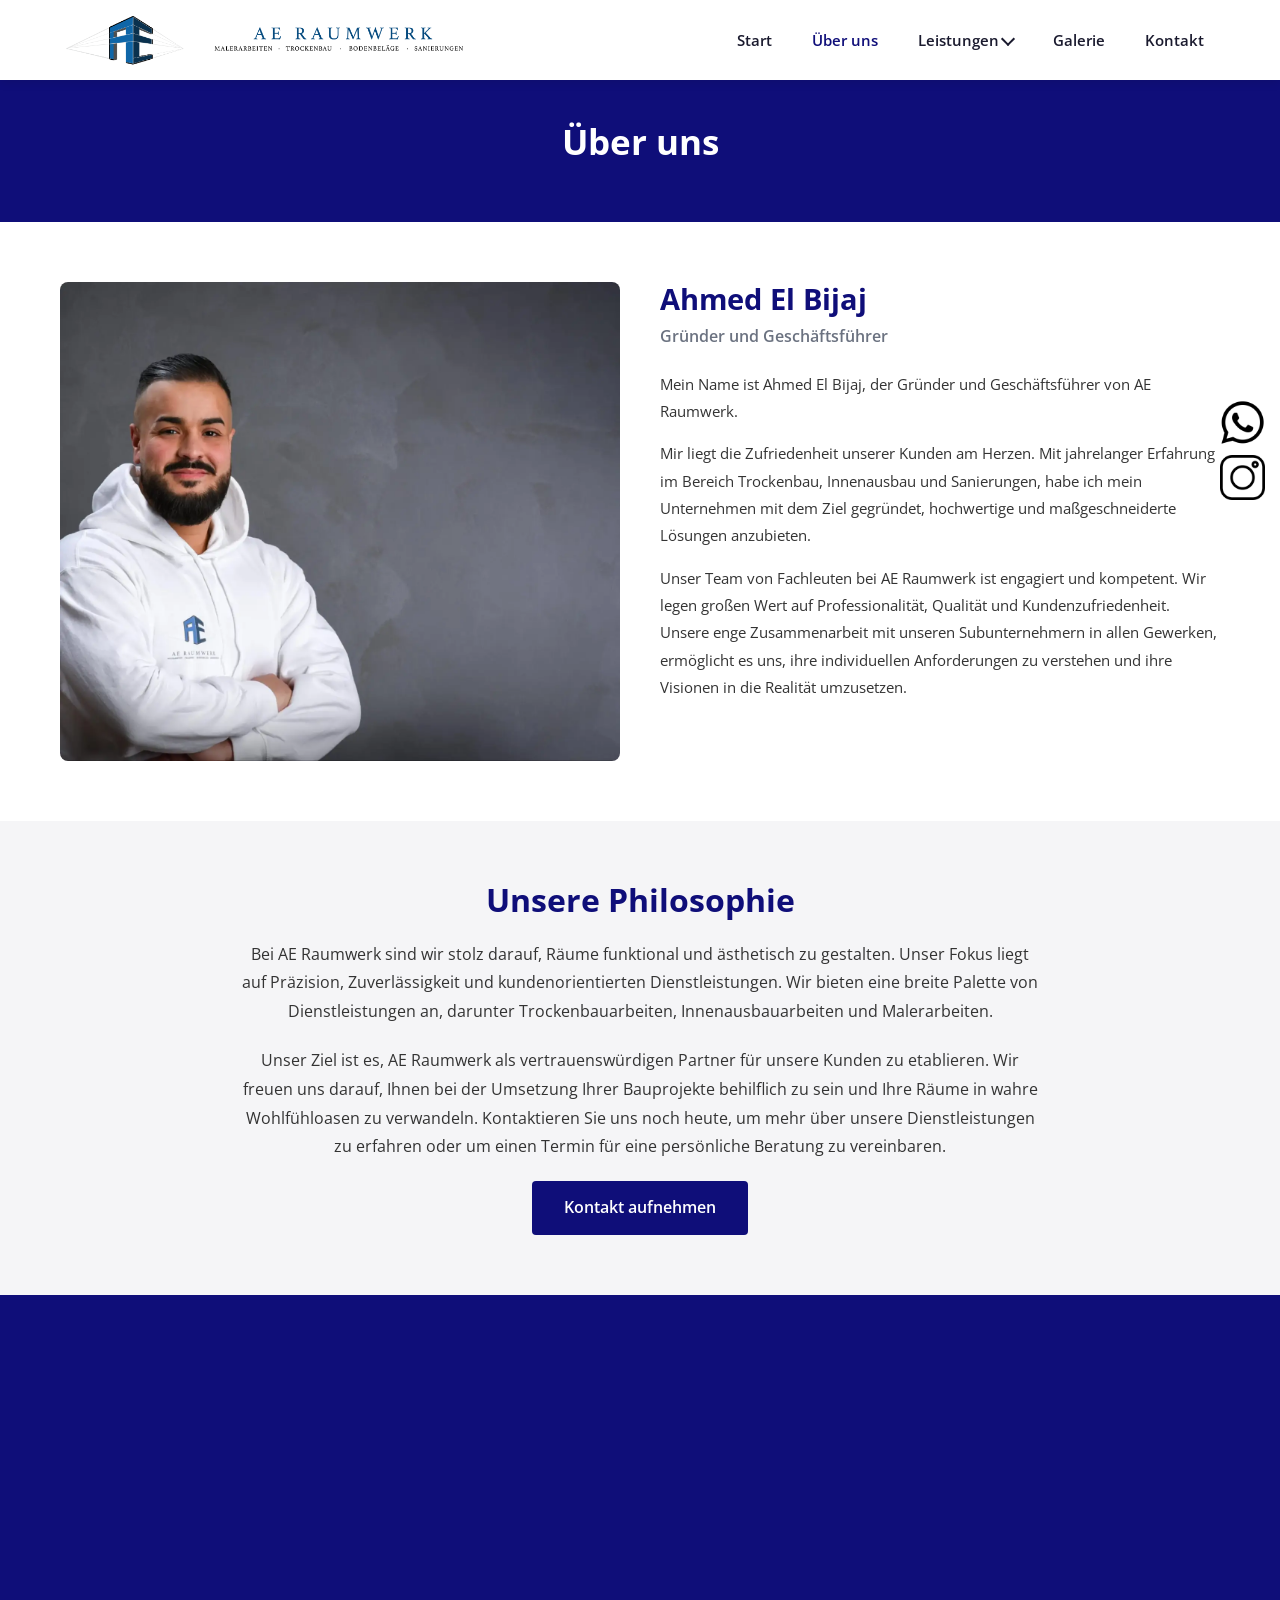
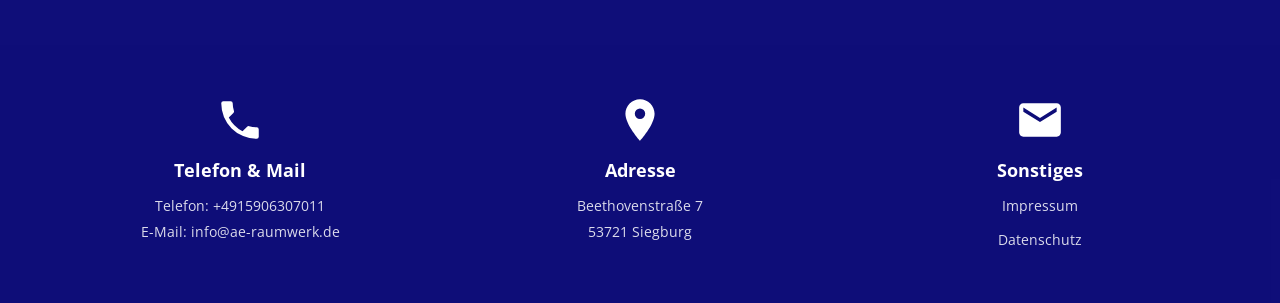
<file: uber-uns.html>
<!DOCTYPE html>
<html lang="de">
<head>
    <meta charset="utf-8">
    <title>AE Raumwerk | Über uns | Siegburg</title>
    <meta name="description" content="Erfahren Sie mehr über Ahmed El Bijaj und das Team von AE Raumwerk. Ihr Partner für Trockenbau, Innenausbau und Sanierungen in Siegburg.">
    <meta name="viewport" content="width=device-width, initial-scale=1">
    <meta property="og:title" content="AE Raumwerk | Über uns | Siegburg">
    <meta property="og:description" content="Erfahren Sie mehr über Ahmed El Bijaj und das Team von AE Raumwerk. Ihr Partner für Trockenbau, Innenausbau und Sanierungen in Siegburg.">
    <meta property="og:type" content="website">
    <meta property="og:locale" content="de_DE">
    <meta property="og:url" content="https://www.ae-raumwerk.de/uber-uns.html">
    <link rel="icon" type="image/png" sizes="32x32" href="favicon-32x32.png">
    <link rel="preconnect" href="https://fonts.googleapis.com">
    <link rel="preconnect" href="https://fonts.gstatic.com" crossorigin>
    <link href="https://fonts.googleapis.com/css2?family=Open+Sans:wght@300;400;600;700;800&display=swap" rel="stylesheet">
    <link rel="stylesheet" href="css/style.css">
</head>
<body>

<!-- Header -->
<header class="header">
    <div class="container">
        <a href="index.html" class="logo-link">
            <img src="images/68dce602181877e14b557eaf_attachment_3_Design%20ohne%20Titel-7-01-p-2000.png" alt="AE Raumwerk" class="logo-icon">
            <img src="images/68dce5a7d845a080b7a61327_attachment_4_AE%20Raumwerk%20nur%20Schrift-01-p-2000.png" alt="AE Raumwerk" class="logo-text">
        </a>
        <nav class="nav-desktop">
            <a href="index.html" class="nav-link">Start</a>
            <a href="uber-uns.html" class="nav-link active">Über uns</a>
            <div class="nav-dropdown">
                <div class="nav-dropdown-toggle">
                    <a href="leistungen-preise/index.html">Leistungen</a>
                    <span class="dropdown-arrow"></span>
                </div>
                <div class="dropdown-menu">
                    <a href="leistungen-preise/maler-und-tapezierarbeiten.html">Maler-Tapezierarbeiten</a>
                    <a href="leistungen-preise/spachtel-und-verputzarbeiten.html">Spachtel-Verputzarbeiten</a>
                    <a href="leistungen-preise/trockenbau.html">Trockenbau</a>
                    <a href="leistungen-preise/bodenbelage.html">Bodenbeläge</a>
                    <a href="leistungen-preise/sanierungen.html">Sanierungen</a>
                    <a href="leistungen-preise/instandsetzung.html">Instandhaltung</a>
                </div>
            </div>
            <a href="galerie.html" class="nav-link">Galerie</a>
            <a href="kontakt.html" class="nav-link">Kontakt</a>
        </nav>
        <button class="hamburger" aria-label="Menü öffnen">
            <span></span>
            <span></span>
            <span></span>
        </button>
    </div>
</header>

<!-- Mobile Nav -->
<div class="nav-mobile" id="mobileNav">
    <div class="nav-mobile-links">
        <a href="index.html">Start</a>
        <a href="uber-uns.html">Über uns</a>
        <button class="mobile-dropdown-toggle" aria-expanded="false">Leistungen<span class="mobile-dropdown-arrow"></span></button>
        <div class="mobile-dropdown-menu">
            <a href="leistungen-preise/index.html">Übersicht</a>
            <a href="leistungen-preise/maler-und-tapezierarbeiten.html">Maler-Tapezierarbeiten</a>
            <a href="leistungen-preise/spachtel-und-verputzarbeiten.html">Spachtel-Verputzarbeiten</a>
            <a href="leistungen-preise/trockenbau.html">Trockenbau</a>
            <a href="leistungen-preise/bodenbelage.html">Bodenbeläge</a>
            <a href="leistungen-preise/sanierungen.html">Sanierungen</a>
            <a href="leistungen-preise/instandsetzung.html">Instandhaltung</a>
        </div>
        <a href="galerie.html">Galerie</a>
        <a href="kontakt.html">Kontakt</a>
    </div>
</div>

<!-- Social Float -->
<div class="social-float">
    <a href="https://wa.me/4915906307011" target="_blank" rel="noopener" aria-label="WhatsApp"><img src="images/659d3cf8d4836a19ed9bffc6_whatsapp.webp" alt="WhatsApp"></a>
    <a href="https://www.instagram.com/ae.raumwerk/" target="_blank" rel="noopener" aria-label="Instagram"><img src="images/659d3cf824c249c32f8ed5cc_instagram.webp" alt="Instagram"></a>
</div>

<!-- Page Hero -->
<section class="page-hero">
    <div class="container">
        <h1>Über uns</h1>
    </div>
</section>

<!-- About Content -->
<section class="about-detail section">
    <div class="container">
        <div class="about-detail-grid">
            <div class="about-detail-image">
                <img src="images/661f6b67b483c4f74a594053_41933b8f844fa.webp" alt="AE Raumwerk Arbeitsplatz" loading="lazy">
            </div>
            <div class="about-detail-text">
                <h2>Ahmed El Bijaj</h2>
                <p class="about-subtitle">Gründer und Geschäftsführer</p>
                <p>Mein Name ist Ahmed El Bijaj, der Gründer und Geschäftsführer von AE Raumwerk.</p>
                <p>Mir liegt die Zufriedenheit unserer Kunden am Herzen. Mit jahrelanger Erfahrung im Bereich Trockenbau, Innenausbau und Sanierungen, habe ich mein Unternehmen mit dem Ziel gegründet, hochwertige und maßgeschneiderte Lösungen anzubieten.</p>
                <p>Unser Team von Fachleuten bei AE Raumwerk ist engagiert und kompetent. Wir legen großen Wert auf Professionalität, Qualität und Kundenzufriedenheit. Unsere enge Zusammenarbeit mit unseren Subunternehmern in allen Gewerken, ermöglicht es uns, ihre individuellen Anforderungen zu verstehen und ihre Visionen in die Realität umzusetzen.</p>
            </div>
        </div>
    </div>
</section>

<!-- Philosophy Section -->
<section class="philosophy section">
    <div class="container">
        <div class="philosophy-content">
            <h2>Unsere Philosophie</h2>
            <p>Bei AE Raumwerk sind wir stolz darauf, Räume funktional und ästhetisch zu gestalten. Unser Fokus liegt auf Präzision, Zuverlässigkeit und kundenorientierten Dienstleistungen. Wir bieten eine breite Palette von Dienstleistungen an, darunter Trockenbauarbeiten, Innenausbauarbeiten und Malerarbeiten.</p>
            <p>Unser Ziel ist es, AE Raumwerk als vertrauenswürdigen Partner für unsere Kunden zu etablieren. Wir freuen uns darauf, Ihnen bei der Umsetzung Ihrer Bauprojekte behilflich zu sein und Ihre Räume in wahre Wohlfühloasen zu verwandeln. Kontaktieren Sie uns noch heute, um mehr über unsere Dienstleistungen zu erfahren oder um einen Termin für eine persönliche Beratung zu vereinbaren.</p>
            <a href="kontakt.html" class="btn btn-primary">Kontakt aufnehmen</a>
        </div>
    </div>
</section>

<!-- Footer -->
<footer class="footer">
    <div class="footer-map">
        <iframe src="https://www.google.com/maps/embed?pb=!1m14!1m8!1m3!1d10089.398247920117!2d7.21774!3d50.78763!3m2!1i1024!2i768!4f13.1!3m3!1m2!1s0x47bee7953ecbf617%3A0xd4169f692816cf41!2sMalerbetrieb%20AE%20Raumwerk!5e0!3m2!1sde!2s!4v1703837837194!5m2!1sde!2s" width="100%" height="100%" style="border:0;" allowfullscreen="" loading="lazy" referrerpolicy="no-referrer-when-downgrade"></iframe>
    </div>
    <div class="footer-overlay">
        <div class="footer-grid">
            <div class="footer-col">
                <div class="footer-icon"><svg viewBox="0 0 24 24"><path d="M6.62 10.79a15.05 15.05 0 006.59 6.59l2.2-2.2a1 1 0 011.01-.24c1.12.37 2.33.57 3.58.57a1 1 0 011 1V20a1 1 0 01-1 1A17 17 0 013 4a1 1 0 011-1h3.5a1 1 0 011 1c0 1.25.2 2.46.57 3.58a1 1 0 01-.24 1.01l-2.2 2.2z"/></svg></div>
                <h4>Telefon &amp; Mail</h4>
                <a href="tel:+4915906307011">Telefon: +4915906307011</a>
                <a href="mailto:info@ae-raumwerk.de">E-Mail: info@ae-raumwerk.de</a>
            </div>
            <div class="footer-col">
                <div class="footer-icon"><svg viewBox="0 0 24 24"><path d="M12 2C8.13 2 5 5.13 5 9c0 5.25 7 13 7 13s7-7.75 7-13c0-3.87-3.13-7-7-7zm0 9.5a2.5 2.5 0 010-5 2.5 2.5 0 010 5z"/></svg></div>
                <h4>Adresse</h4>
                <p>Beethovenstraße 7<br>53721 Siegburg</p>
            </div>
            <div class="footer-col">
                <div class="footer-icon"><svg viewBox="0 0 24 24"><path d="M20 4H4c-1.1 0-2 .9-2 2v12c0 1.1.9 2 2 2h16c1.1 0 2-.9 2-2V6c0-1.1-.9-2-2-2zm0 4l-8 5-8-5V6l8 5 8-5v2z"/></svg></div>
                <h4>Sonstiges</h4>
                <div class="footer-links">
                    <a href="impressum.html">Impressum</a>
                    <a href="datenschutz.html">Datenschutz</a>
                </div>
            </div>
        </div>
    </div>
</footer>

<script src="js/main.js"></script>
</body>
</html>
</file>
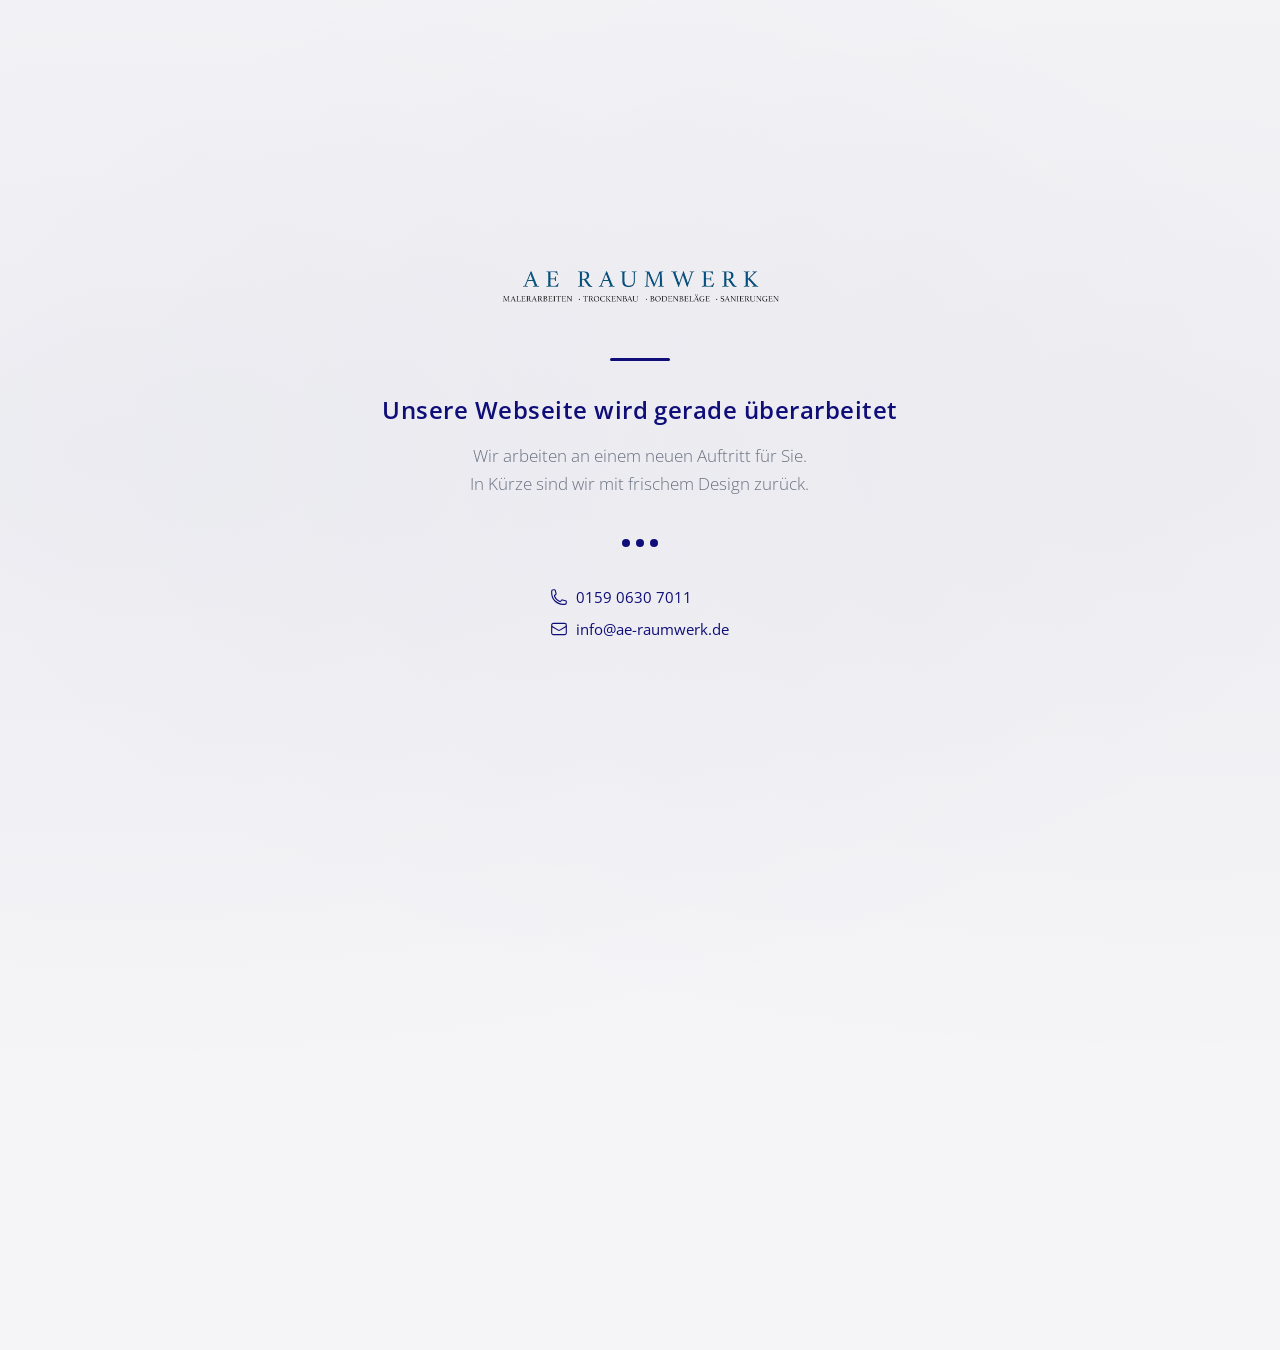
<file: wartung.html>
<!DOCTYPE html>
<html lang="de">
<head>
    <meta charset="utf-8">
    <title>AE Raumwerk | Wartungsarbeiten</title>
    <meta name="description" content="Unsere Webseite wird gerade überarbeitet. Wir sind bald wieder für Sie da.">
    <meta name="viewport" content="width=device-width, initial-scale=1">
    <link rel="icon" type="image/png" sizes="32x32" href="favicon-32x32.png">
    <link rel="preconnect" href="https://fonts.googleapis.com">
    <link rel="preconnect" href="https://fonts.gstatic.com" crossorigin>
    <link href="https://fonts.googleapis.com/css2?family=Open+Sans:wght@300;400;600;700&display=swap" rel="stylesheet">
    <style>
        *, *::before, *::after {
            margin: 0;
            padding: 0;
            box-sizing: border-box;
        }

        body {
            font-family: 'Open Sans', sans-serif;
            min-height: 100vh;
            display: flex;
            align-items: center;
            justify-content: center;
            background: #f5f5f7;
            color: #1a1a2e;
            overflow: hidden;
            position: relative;
        }

        /* Subtle animated background */
        body::before {
            content: '';
            position: absolute;
            top: -50%;
            left: -50%;
            width: 200%;
            height: 200%;
            background: radial-gradient(ellipse at 30% 50%, rgba(15, 14, 121, 0.04) 0%, transparent 50%),
                        radial-gradient(ellipse at 70% 50%, rgba(10, 9, 82, 0.03) 0%, transparent 50%);
            animation: bgShift 20s ease-in-out infinite alternate;
            z-index: 0;
        }

        @keyframes bgShift {
            0%   { transform: translate(0, 0) rotate(0deg); }
            100% { transform: translate(2%, -2%) rotate(3deg); }
        }

        .container {
            position: relative;
            z-index: 1;
            text-align: center;
            padding: 2rem;
            max-width: 600px;
        }

        .logo {
            width: 280px;
            max-width: 80vw;
            margin-bottom: 3rem;
            opacity: 0;
            animation: fadeUp 0.8s ease forwards;
        }

        .divider {
            width: 60px;
            height: 3px;
            background: #0f0e79;
            margin: 0 auto 2rem;
            border-radius: 2px;
            opacity: 0;
            animation: fadeUp 0.8s ease 0.2s forwards;
        }

        h1 {
            font-size: 1.5rem;
            font-weight: 600;
            color: #0f0e79;
            margin-bottom: 1rem;
            letter-spacing: 0.02em;
            opacity: 0;
            animation: fadeUp 0.8s ease 0.3s forwards;
        }

        p {
            font-size: 1.05rem;
            font-weight: 300;
            color: #6b7280;
            line-height: 1.7;
            margin-bottom: 2.5rem;
            opacity: 0;
            animation: fadeUp 0.8s ease 0.45s forwards;
        }

        .contact-info {
            display: inline-flex;
            flex-direction: column;
            gap: 0.75rem;
            opacity: 0;
            animation: fadeUp 0.8s ease 0.6s forwards;
        }

        .contact-info a {
            color: #0f0e79;
            text-decoration: none;
            font-weight: 400;
            font-size: 0.95rem;
            display: inline-flex;
            align-items: center;
            gap: 0.5rem;
            transition: opacity 0.2s ease;
        }

        .contact-info a:hover {
            opacity: 0.7;
        }

        .contact-info svg {
            width: 18px;
            height: 18px;
            flex-shrink: 0;
        }

        /* Pulsing dots animation */
        .dots {
            display: flex;
            justify-content: center;
            gap: 6px;
            margin-bottom: 2.5rem;
            opacity: 0;
            animation: fadeUp 0.8s ease 0.5s forwards;
        }

        .dots span {
            width: 8px;
            height: 8px;
            background: #0f0e79;
            border-radius: 50%;
            animation: pulse 1.4s ease-in-out infinite;
        }

        .dots span:nth-child(2) { animation-delay: 0.2s; }
        .dots span:nth-child(3) { animation-delay: 0.4s; }

        @keyframes pulse {
            0%, 80%, 100% { opacity: 0.2; transform: scale(0.8); }
            40% { opacity: 1; transform: scale(1); }
        }

        @keyframes fadeUp {
            from {
                opacity: 0;
                transform: translateY(20px);
            }
            to {
                opacity: 1;
                transform: translateY(0);
            }
        }

        @media (max-width: 480px) {
            .logo { width: 220px; margin-bottom: 2rem; }
            h1 { font-size: 1.25rem; }
            p { font-size: 0.95rem; }
        }
    </style>
</head>
<body>
    <div class="container">
        <img src="images/68f24106e1c9c3044217ea94_logo2.png" alt="AE Raumwerk" class="logo">

        <div class="divider"></div>

        <h1>Unsere Webseite wird gerade überarbeitet</h1>

        <p>Wir arbeiten an einem neuen Auftritt für Sie.<br>In Kürze sind wir mit frischem Design zurück.</p>

        <div class="dots">
            <span></span>
            <span></span>
            <span></span>
        </div>

        <div class="contact-info">
            <a href="tel:+49159 0630 7011">
                <svg xmlns="http://www.w3.org/2000/svg" fill="none" viewBox="0 0 24 24" stroke-width="1.5" stroke="currentColor">
                    <path stroke-linecap="round" stroke-linejoin="round" d="M2.25 6.75c0 8.284 6.716 15 15 15h2.25a2.25 2.25 0 0 0 2.25-2.25v-1.372c0-.516-.351-.966-.852-1.091l-4.423-1.106c-.44-.11-.902.055-1.173.417l-.97 1.293c-.282.376-.769.542-1.21.38a12.035 12.035 0 0 1-7.143-7.143c-.162-.441.004-.928.38-1.21l1.293-.97c.363-.271.527-.734.417-1.173L6.963 3.102a1.125 1.125 0 0 0-1.091-.852H4.5A2.25 2.25 0 0 0 2.25 4.5v2.25Z" />
                </svg>
                0159 0630 7011
            </a>
            <a href="mailto:info@ae-raumwerk.de">
                <svg xmlns="http://www.w3.org/2000/svg" fill="none" viewBox="0 0 24 24" stroke-width="1.5" stroke="currentColor">
                    <path stroke-linecap="round" stroke-linejoin="round" d="M21.75 6.75v10.5a2.25 2.25 0 0 1-2.25 2.25h-15a2.25 2.25 0 0 1-2.25-2.25V6.75m19.5 0A2.25 2.25 0 0 0 19.5 4.5h-15a2.25 2.25 0 0 0-2.25 2.25m19.5 0v.243a2.25 2.25 0 0 1-1.07 1.916l-7.5 4.615a2.25 2.25 0 0 1-2.36 0L3.32 8.91a2.25 2.25 0 0 1-1.07-1.916V6.75" />
                </svg>
                info@ae-raumwerk.de
            </a>
        </div>
    </div>
</body>
</html>
</file>
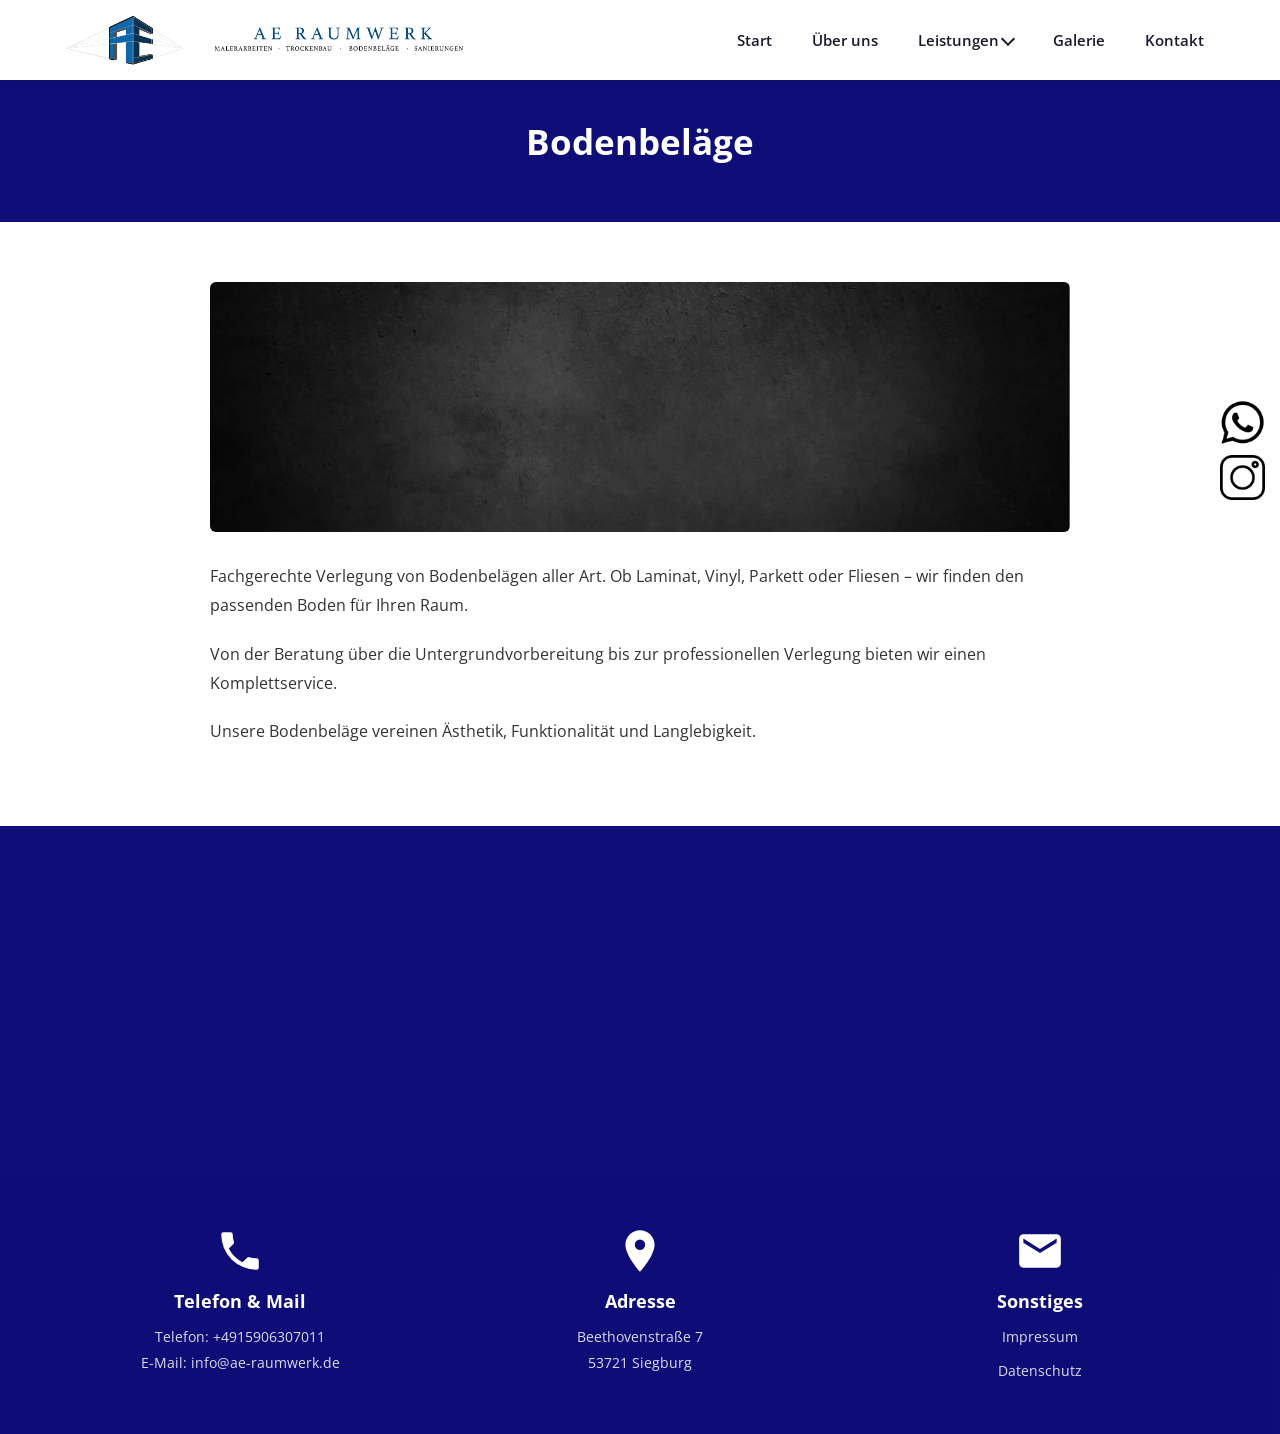
<file: leistungen-preise/bodenbelage.html>
<!DOCTYPE html>
<html lang="de">
<head>
    <meta charset="utf-8">
    <title>Bodenbeläge | AE Raumwerk</title>
    <meta name="description" content="Fachgerechte Verlegung von Bodenbelägen aller Art. Laminat, Vinyl, Parkett oder Fliesen – AE Raumwerk in Siegburg.">
    <meta name="viewport" content="width=device-width, initial-scale=1">
    <link rel="icon" type="image/png" sizes="32x32" href="../favicon-32x32.png">
    <link rel="preconnect" href="https://fonts.googleapis.com">
    <link rel="preconnect" href="https://fonts.gstatic.com" crossorigin>
    <link href="https://fonts.googleapis.com/css2?family=Open+Sans:wght@300;400;600;700;800&display=swap" rel="stylesheet">
    <link rel="stylesheet" href="../css/style.css">
</head>
<body>

<header class="header">
    <div class="container">
        <a href="../index.html" class="logo-link">
            <img src="../images/68dce602181877e14b557eaf_attachment_3_Design%20ohne%20Titel-7-01-p-2000.png" alt="AE Raumwerk" class="logo-icon">
            <img src="../images/68dce5a7d845a080b7a61327_attachment_4_AE%20Raumwerk%20nur%20Schrift-01-p-2000.png" alt="AE Raumwerk" class="logo-text">
        </a>
        <nav class="nav-desktop">
            <a href="../index.html" class="nav-link">Start</a>
            <a href="../uber-uns.html" class="nav-link">Über uns</a>
            <div class="nav-dropdown">
                <div class="nav-dropdown-toggle">
                    <a href="index.html">Leistungen</a>
                    <span class="dropdown-arrow"></span>
                </div>
                <div class="dropdown-menu">
                    <a href="maler-und-tapezierarbeiten.html">Maler-Tapezierarbeiten</a>
                    <a href="spachtel-und-verputzarbeiten.html">Spachtel-Verputzarbeiten</a>
                    <a href="trockenbau.html">Trockenbau</a>
                    <a href="bodenbelage.html">Bodenbeläge</a>
                    <a href="sanierungen.html">Sanierungen</a>
                    <a href="instandsetzung.html">Instandhaltung</a>
                </div>
            </div>
            <a href="../galerie.html" class="nav-link">Galerie</a>
            <a href="../kontakt.html" class="nav-link">Kontakt</a>
        </nav>
        <button class="hamburger" aria-label="Menü öffnen">
            <span></span><span></span><span></span>
        </button>
    </div>
</header>

<div class="nav-mobile" id="mobileNav">
    <div class="nav-mobile-links">
        <a href="../index.html">Start</a>
        <a href="../uber-uns.html">Über uns</a>
        <button class="mobile-dropdown-toggle" aria-expanded="false">Leistungen<span class="mobile-dropdown-arrow"></span></button>
        <div class="mobile-dropdown-menu">
            <a href="index.html">Übersicht</a>
            <a href="maler-und-tapezierarbeiten.html">Maler-Tapezierarbeiten</a>
            <a href="spachtel-und-verputzarbeiten.html">Spachtel-Verputzarbeiten</a>
            <a href="trockenbau.html">Trockenbau</a>
            <a href="bodenbelage.html">Bodenbeläge</a>
            <a href="sanierungen.html">Sanierungen</a>
            <a href="instandsetzung.html">Instandhaltung</a>
        </div>
        <a href="../galerie.html">Galerie</a>
        <a href="../kontakt.html">Kontakt</a>
    </div>
</div>

<div class="social-float">
    <a href="https://wa.me/4915906307011" target="_blank" rel="noopener" aria-label="WhatsApp"><img src="../images/659d3cf8d4836a19ed9bffc6_whatsapp.webp" alt="WhatsApp"></a>
    <a href="https://www.instagram.com/ae.raumwerk/" target="_blank" rel="noopener" aria-label="Instagram"><img src="../images/659d3cf824c249c32f8ed5cc_instagram.webp" alt="Instagram"></a>
</div>

<section class="page-hero">
    <h1>Bodenbeläge</h1>
</section>

<div class="service-page-content">
    <div class="service-gallery">
        <img src="../images/6602bda0b420ee946d4f2fba_eae440dc98f399fc4ecb39fcdc64d808.webp" alt="Bodenbeläge">
    </div>
    <p>Fachgerechte Verlegung von Bodenbelägen aller Art. Ob Laminat, Vinyl, Parkett oder Fliesen – wir finden den passenden Boden für Ihren Raum.</p>
    <p>Von der Beratung über die Untergrundvorbereitung bis zur professionellen Verlegung bieten wir einen Komplettservice.</p>
    <p>Unsere Bodenbeläge vereinen Ästhetik, Funktionalität und Langlebigkeit.</p>
</div>

<footer class="footer">
    <div class="footer-map">
        <iframe src="https://www.google.com/maps/embed?pb=!1m14!1m8!1m3!1d10089.398247920117!2d7.21774!3d50.78763!3m2!1i1024!2i768!4f13.1!3m3!1m2!1s0x47bee7953ecbf617%3A0xd4169f692816cf41!2sMalerbetrieb%20AE%20Raumwerk!5e0!3m2!1sde!2s!4v1703837837194!5m2!1sde!2s" width="100%" height="100%" style="border:0;" allowfullscreen="" loading="lazy" referrerpolicy="no-referrer-when-downgrade"></iframe>
    </div>
    <div class="footer-overlay">
        <div class="footer-grid">
            <div class="footer-col">
                <div class="footer-icon"><svg viewBox="0 0 24 24"><path d="M6.62 10.79a15.05 15.05 0 006.59 6.59l2.2-2.2a1 1 0 011.01-.24c1.12.37 2.33.57 3.58.57a1 1 0 011 1V20a1 1 0 01-1 1A17 17 0 013 4a1 1 0 011-1h3.5a1 1 0 011 1c0 1.25.2 2.46.57 3.58a1 1 0 01-.24 1.01l-2.2 2.2z"/></svg></div>
                <h4>Telefon &amp; Mail</h4>
                <a href="tel:+4915906307011">Telefon: +4915906307011</a>
                <a href="mailto:info@ae-raumwerk.de">E-Mail: info@ae-raumwerk.de</a>
            </div>
            <div class="footer-col">
                <div class="footer-icon"><svg viewBox="0 0 24 24"><path d="M12 2C8.13 2 5 5.13 5 9c0 5.25 7 13 7 13s7-7.75 7-13c0-3.87-3.13-7-7-7zm0 9.5a2.5 2.5 0 010-5 2.5 2.5 0 010 5z"/></svg></div>
                <h4>Adresse</h4>
                <p>Beethovenstraße 7<br>53721 Siegburg</p>
            </div>
            <div class="footer-col">
                <div class="footer-icon"><svg viewBox="0 0 24 24"><path d="M20 4H4c-1.1 0-2 .9-2 2v12c0 1.1.9 2 2 2h16c1.1 0 2-.9 2-2V6c0-1.1-.9-2-2-2zm0 4l-8 5-8-5V6l8 5 8-5v2z"/></svg></div>
                <h4>Sonstiges</h4>
                <div class="footer-links">
                    <a href="../impressum.html">Impressum</a>
                    <a href="../datenschutz.html">Datenschutz</a>
                </div>
            </div>
        </div>
    </div>
</footer>

<script src="../js/main.js"></script>
</body>
</html>
</file>
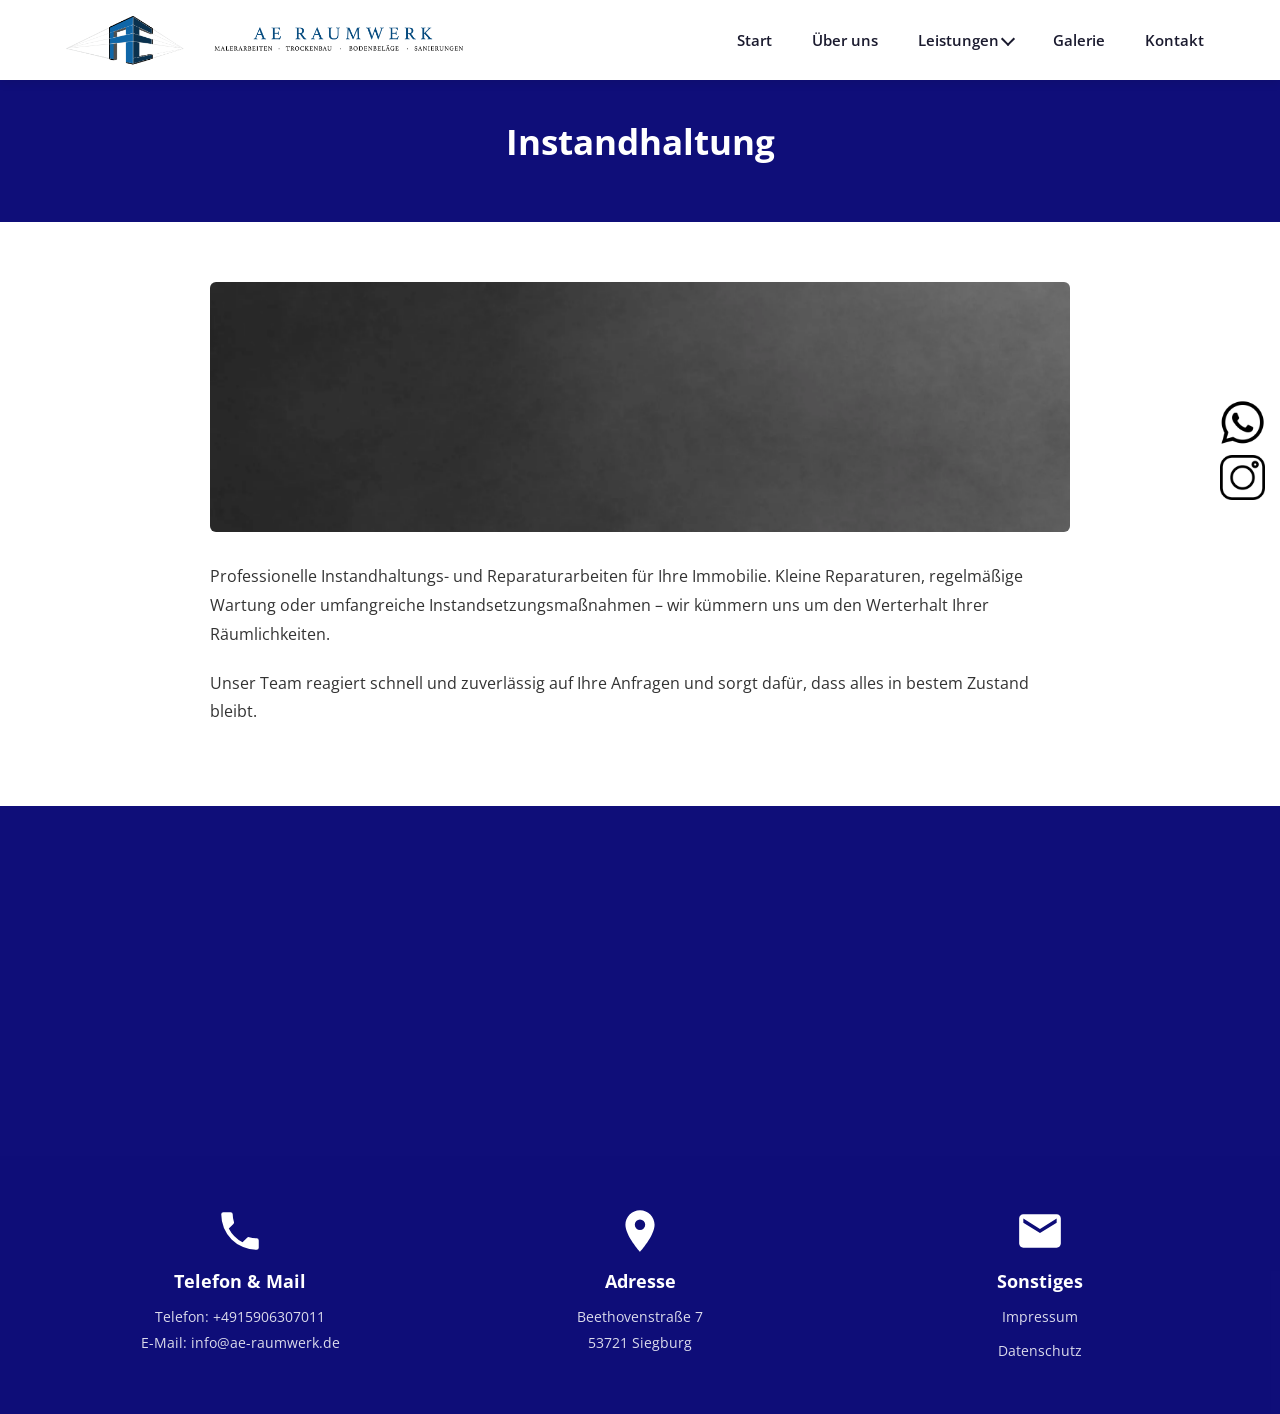
<file: leistungen-preise/instandsetzung.html>
<!DOCTYPE html>
<html lang="de">
<head>
    <meta charset="utf-8">
    <title>Instandhaltung | AE Raumwerk</title>
    <meta name="description" content="Professionelle Instandhaltungs- und Reparaturarbeiten für Ihre Immobilie. Kleine Reparaturen, regelmäßige Wartung oder Instandsetzung – AE Raumwerk in Siegburg.">
    <meta name="viewport" content="width=device-width, initial-scale=1">
    <link rel="icon" type="image/png" sizes="32x32" href="../favicon-32x32.png">
    <link rel="preconnect" href="https://fonts.googleapis.com">
    <link rel="preconnect" href="https://fonts.gstatic.com" crossorigin>
    <link href="https://fonts.googleapis.com/css2?family=Open+Sans:wght@300;400;600;700;800&display=swap" rel="stylesheet">
    <link rel="stylesheet" href="../css/style.css">
</head>
<body>

<header class="header">
    <div class="container">
        <a href="../index.html" class="logo-link">
            <img src="../images/68dce602181877e14b557eaf_attachment_3_Design%20ohne%20Titel-7-01-p-2000.png" alt="AE Raumwerk" class="logo-icon">
            <img src="../images/68dce5a7d845a080b7a61327_attachment_4_AE%20Raumwerk%20nur%20Schrift-01-p-2000.png" alt="AE Raumwerk" class="logo-text">
        </a>
        <nav class="nav-desktop">
            <a href="../index.html" class="nav-link">Start</a>
            <a href="../uber-uns.html" class="nav-link">Über uns</a>
            <div class="nav-dropdown">
                <div class="nav-dropdown-toggle">
                    <a href="index.html">Leistungen</a>
                    <span class="dropdown-arrow"></span>
                </div>
                <div class="dropdown-menu">
                    <a href="maler-und-tapezierarbeiten.html">Maler-Tapezierarbeiten</a>
                    <a href="spachtel-und-verputzarbeiten.html">Spachtel-Verputzarbeiten</a>
                    <a href="trockenbau.html">Trockenbau</a>
                    <a href="bodenbelage.html">Bodenbeläge</a>
                    <a href="sanierungen.html">Sanierungen</a>
                    <a href="instandsetzung.html">Instandhaltung</a>
                </div>
            </div>
            <a href="../galerie.html" class="nav-link">Galerie</a>
            <a href="../kontakt.html" class="nav-link">Kontakt</a>
        </nav>
        <button class="hamburger" aria-label="Menü öffnen">
            <span></span><span></span><span></span>
        </button>
    </div>
</header>

<div class="nav-mobile" id="mobileNav">
    <div class="nav-mobile-links">
        <a href="../index.html">Start</a>
        <a href="../uber-uns.html">Über uns</a>
        <button class="mobile-dropdown-toggle" aria-expanded="false">Leistungen<span class="mobile-dropdown-arrow"></span></button>
        <div class="mobile-dropdown-menu">
            <a href="index.html">Übersicht</a>
            <a href="maler-und-tapezierarbeiten.html">Maler-Tapezierarbeiten</a>
            <a href="spachtel-und-verputzarbeiten.html">Spachtel-Verputzarbeiten</a>
            <a href="trockenbau.html">Trockenbau</a>
            <a href="bodenbelage.html">Bodenbeläge</a>
            <a href="sanierungen.html">Sanierungen</a>
            <a href="instandsetzung.html">Instandhaltung</a>
        </div>
        <a href="../galerie.html">Galerie</a>
        <a href="../kontakt.html">Kontakt</a>
    </div>
</div>

<div class="social-float">
    <a href="https://wa.me/4915906307011" target="_blank" rel="noopener" aria-label="WhatsApp"><img src="../images/659d3cf8d4836a19ed9bffc6_whatsapp.webp" alt="WhatsApp"></a>
    <a href="https://www.instagram.com/ae.raumwerk/" target="_blank" rel="noopener" aria-label="Instagram"><img src="../images/659d3cf824c249c32f8ed5cc_instagram.webp" alt="Instagram"></a>
</div>

<section class="page-hero">
    <h1>Instandhaltung</h1>
</section>

<div class="service-page-content">
    <div class="service-gallery">
        <img src="../images/6602be22eee2904b87c2bd27_3.webp" alt="Instandhaltung">
    </div>
    <p>Professionelle Instandhaltungs- und Reparaturarbeiten für Ihre Immobilie. Kleine Reparaturen, regelmäßige Wartung oder umfangreiche Instandsetzungsmaßnahmen – wir kümmern uns um den Werterhalt Ihrer Räumlichkeiten.</p>
    <p>Unser Team reagiert schnell und zuverlässig auf Ihre Anfragen und sorgt dafür, dass alles in bestem Zustand bleibt.</p>
</div>

<footer class="footer">
    <div class="footer-map">
        <iframe src="https://www.google.com/maps/embed?pb=!1m14!1m8!1m3!1d10089.398247920117!2d7.21774!3d50.78763!3m2!1i1024!2i768!4f13.1!3m3!1m2!1s0x47bee7953ecbf617%3A0xd4169f692816cf41!2sMalerbetrieb%20AE%20Raumwerk!5e0!3m2!1sde!2s!4v1703837837194!5m2!1sde!2s" width="100%" height="100%" style="border:0;" allowfullscreen="" loading="lazy" referrerpolicy="no-referrer-when-downgrade"></iframe>
    </div>
    <div class="footer-overlay">
        <div class="footer-grid">
            <div class="footer-col">
                <div class="footer-icon"><svg viewBox="0 0 24 24"><path d="M6.62 10.79a15.05 15.05 0 006.59 6.59l2.2-2.2a1 1 0 011.01-.24c1.12.37 2.33.57 3.58.57a1 1 0 011 1V20a1 1 0 01-1 1A17 17 0 013 4a1 1 0 011-1h3.5a1 1 0 011 1c0 1.25.2 2.46.57 3.58a1 1 0 01-.24 1.01l-2.2 2.2z"/></svg></div>
                <h4>Telefon &amp; Mail</h4>
                <a href="tel:+4915906307011">Telefon: +4915906307011</a>
                <a href="mailto:info@ae-raumwerk.de">E-Mail: info@ae-raumwerk.de</a>
            </div>
            <div class="footer-col">
                <div class="footer-icon"><svg viewBox="0 0 24 24"><path d="M12 2C8.13 2 5 5.13 5 9c0 5.25 7 13 7 13s7-7.75 7-13c0-3.87-3.13-7-7-7zm0 9.5a2.5 2.5 0 010-5 2.5 2.5 0 010 5z"/></svg></div>
                <h4>Adresse</h4>
                <p>Beethovenstraße 7<br>53721 Siegburg</p>
            </div>
            <div class="footer-col">
                <div class="footer-icon"><svg viewBox="0 0 24 24"><path d="M20 4H4c-1.1 0-2 .9-2 2v12c0 1.1.9 2 2 2h16c1.1 0 2-.9 2-2V6c0-1.1-.9-2-2-2zm0 4l-8 5-8-5V6l8 5 8-5v2z"/></svg></div>
                <h4>Sonstiges</h4>
                <div class="footer-links">
                    <a href="../impressum.html">Impressum</a>
                    <a href="../datenschutz.html">Datenschutz</a>
                </div>
            </div>
        </div>
    </div>
</footer>

<script src="../js/main.js"></script>
</body>
</html>
</file>
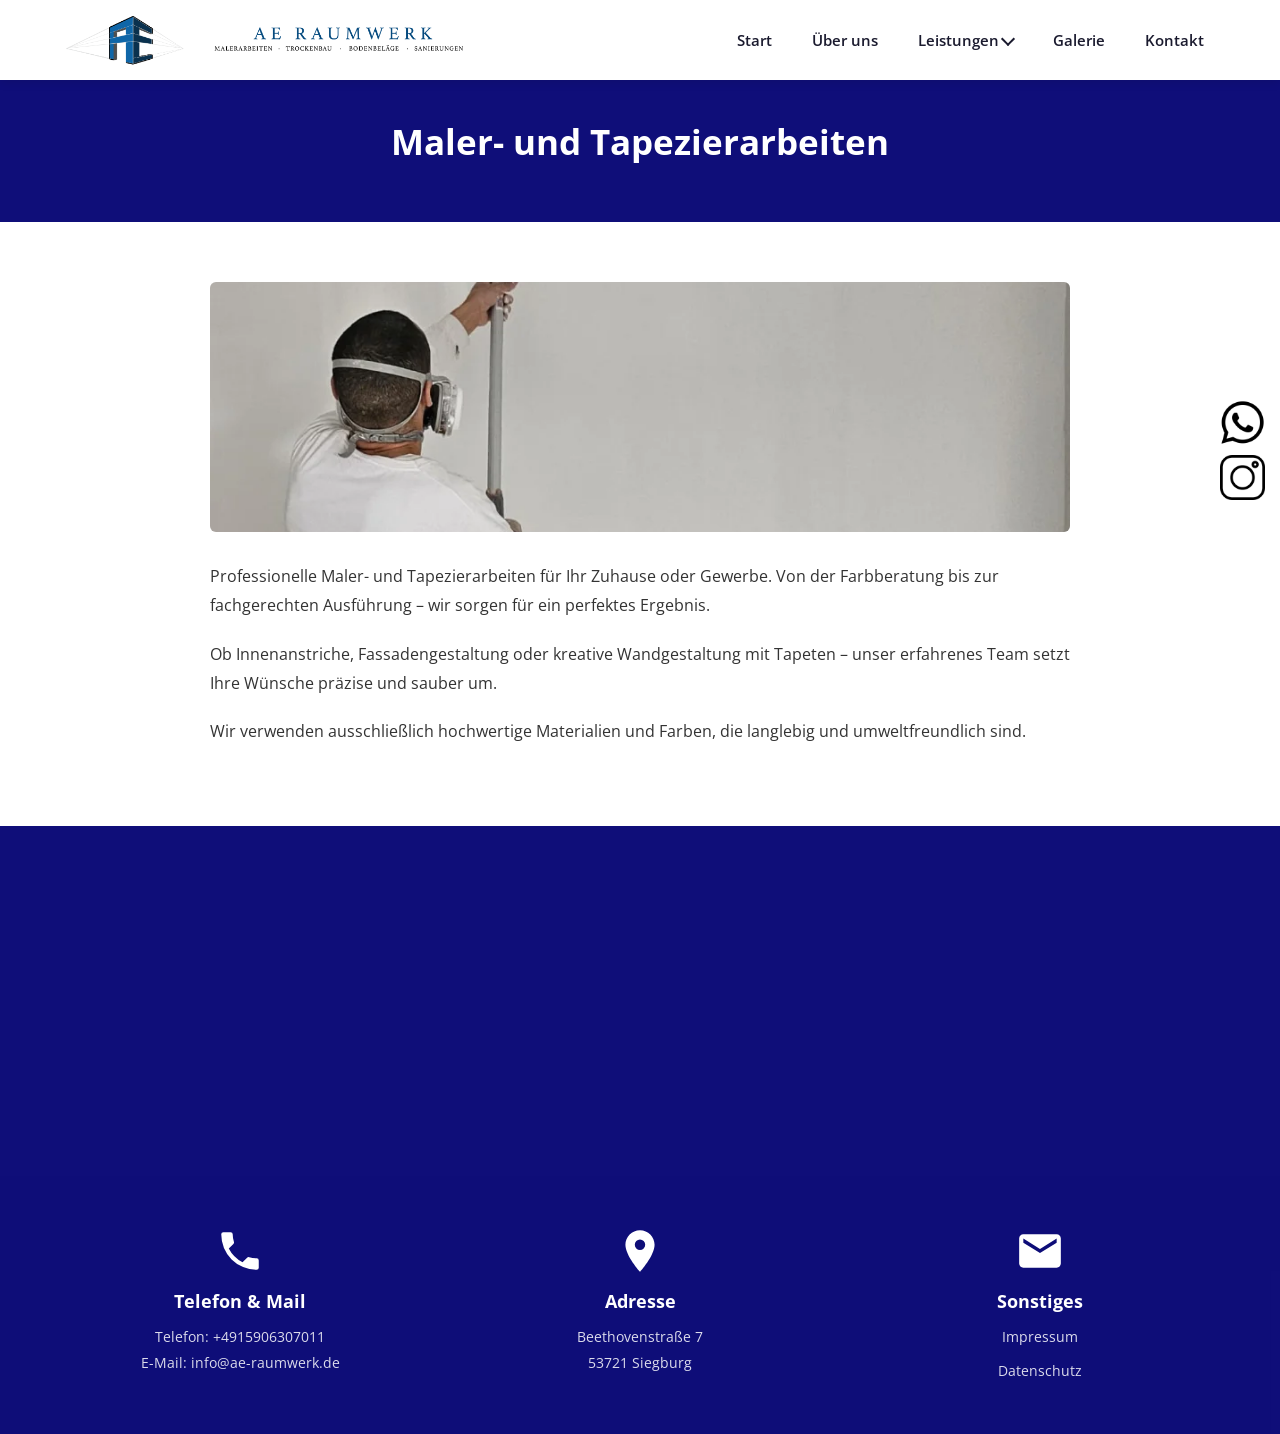
<file: leistungen-preise/maler-und-tapezierarbeiten.html>
<!DOCTYPE html>
<html lang="de">
<head>
    <meta charset="utf-8">
    <title>Maler- und Tapezierarbeiten | AE Raumwerk</title>
    <meta name="description" content="Professionelle Maler- und Tapezierarbeiten für Ihr Zuhause oder Gewerbe. Von der Farbberatung bis zur fachgerechten Ausführung – AE Raumwerk in Siegburg.">
    <meta name="viewport" content="width=device-width, initial-scale=1">
    <link rel="icon" type="image/png" sizes="32x32" href="../favicon-32x32.png">
    <link rel="preconnect" href="https://fonts.googleapis.com">
    <link rel="preconnect" href="https://fonts.gstatic.com" crossorigin>
    <link href="https://fonts.googleapis.com/css2?family=Open+Sans:wght@300;400;600;700;800&display=swap" rel="stylesheet">
    <link rel="stylesheet" href="../css/style.css">
</head>
<body>

<header class="header">
    <div class="container">
        <a href="../index.html" class="logo-link">
            <img src="../images/68dce602181877e14b557eaf_attachment_3_Design%20ohne%20Titel-7-01-p-2000.png" alt="AE Raumwerk" class="logo-icon">
            <img src="../images/68dce5a7d845a080b7a61327_attachment_4_AE%20Raumwerk%20nur%20Schrift-01-p-2000.png" alt="AE Raumwerk" class="logo-text">
        </a>
        <nav class="nav-desktop">
            <a href="../index.html" class="nav-link">Start</a>
            <a href="../uber-uns.html" class="nav-link">Über uns</a>
            <div class="nav-dropdown">
                <div class="nav-dropdown-toggle">
                    <a href="index.html">Leistungen</a>
                    <span class="dropdown-arrow"></span>
                </div>
                <div class="dropdown-menu">
                    <a href="maler-und-tapezierarbeiten.html">Maler-Tapezierarbeiten</a>
                    <a href="spachtel-und-verputzarbeiten.html">Spachtel-Verputzarbeiten</a>
                    <a href="trockenbau.html">Trockenbau</a>
                    <a href="bodenbelage.html">Bodenbeläge</a>
                    <a href="sanierungen.html">Sanierungen</a>
                    <a href="instandsetzung.html">Instandhaltung</a>
                </div>
            </div>
            <a href="../galerie.html" class="nav-link">Galerie</a>
            <a href="../kontakt.html" class="nav-link">Kontakt</a>
        </nav>
        <button class="hamburger" aria-label="Menü öffnen">
            <span></span><span></span><span></span>
        </button>
    </div>
</header>

<div class="nav-mobile" id="mobileNav">
    <div class="nav-mobile-links">
        <a href="../index.html">Start</a>
        <a href="../uber-uns.html">Über uns</a>
        <button class="mobile-dropdown-toggle" aria-expanded="false">Leistungen<span class="mobile-dropdown-arrow"></span></button>
        <div class="mobile-dropdown-menu">
            <a href="index.html">Übersicht</a>
            <a href="maler-und-tapezierarbeiten.html">Maler-Tapezierarbeiten</a>
            <a href="spachtel-und-verputzarbeiten.html">Spachtel-Verputzarbeiten</a>
            <a href="trockenbau.html">Trockenbau</a>
            <a href="bodenbelage.html">Bodenbeläge</a>
            <a href="sanierungen.html">Sanierungen</a>
            <a href="instandsetzung.html">Instandhaltung</a>
        </div>
        <a href="../galerie.html">Galerie</a>
        <a href="../kontakt.html">Kontakt</a>
    </div>
</div>

<div class="social-float">
    <a href="https://wa.me/4915906307011" target="_blank" rel="noopener" aria-label="WhatsApp"><img src="../images/659d3cf8d4836a19ed9bffc6_whatsapp.webp" alt="WhatsApp"></a>
    <a href="https://www.instagram.com/ae.raumwerk/" target="_blank" rel="noopener" aria-label="Instagram"><img src="../images/659d3cf824c249c32f8ed5cc_instagram.webp" alt="Instagram"></a>
</div>

<section class="page-hero">
    <h1>Maler- und Tapezierarbeiten</h1>
</section>

<div class="service-page-content">
    <div class="service-gallery">
        <img src="../images/65d2f4c1f17f19b1fbdf3b92_Maler%20-%20Tapezierarbeiten.webp" alt="Maler- und Tapezierarbeiten">
    </div>
    <p>Professionelle Maler- und Tapezierarbeiten für Ihr Zuhause oder Gewerbe. Von der Farbberatung bis zur fachgerechten Ausführung – wir sorgen für ein perfektes Ergebnis.</p>
    <p>Ob Innenanstriche, Fassadengestaltung oder kreative Wandgestaltung mit Tapeten – unser erfahrenes Team setzt Ihre Wünsche präzise und sauber um.</p>
    <p>Wir verwenden ausschließlich hochwertige Materialien und Farben, die langlebig und umweltfreundlich sind.</p>
</div>

<footer class="footer">
    <div class="footer-map">
        <iframe src="https://www.google.com/maps/embed?pb=!1m14!1m8!1m3!1d10089.398247920117!2d7.21774!3d50.78763!3m2!1i1024!2i768!4f13.1!3m3!1m2!1s0x47bee7953ecbf617%3A0xd4169f692816cf41!2sMalerbetrieb%20AE%20Raumwerk!5e0!3m2!1sde!2s!4v1703837837194!5m2!1sde!2s" width="100%" height="100%" style="border:0;" allowfullscreen="" loading="lazy" referrerpolicy="no-referrer-when-downgrade"></iframe>
    </div>
    <div class="footer-overlay">
        <div class="footer-grid">
            <div class="footer-col">
                <div class="footer-icon"><svg viewBox="0 0 24 24"><path d="M6.62 10.79a15.05 15.05 0 006.59 6.59l2.2-2.2a1 1 0 011.01-.24c1.12.37 2.33.57 3.58.57a1 1 0 011 1V20a1 1 0 01-1 1A17 17 0 013 4a1 1 0 011-1h3.5a1 1 0 011 1c0 1.25.2 2.46.57 3.58a1 1 0 01-.24 1.01l-2.2 2.2z"/></svg></div>
                <h4>Telefon &amp; Mail</h4>
                <a href="tel:+4915906307011">Telefon: +4915906307011</a>
                <a href="mailto:info@ae-raumwerk.de">E-Mail: info@ae-raumwerk.de</a>
            </div>
            <div class="footer-col">
                <div class="footer-icon"><svg viewBox="0 0 24 24"><path d="M12 2C8.13 2 5 5.13 5 9c0 5.25 7 13 7 13s7-7.75 7-13c0-3.87-3.13-7-7-7zm0 9.5a2.5 2.5 0 010-5 2.5 2.5 0 010 5z"/></svg></div>
                <h4>Adresse</h4>
                <p>Beethovenstraße 7<br>53721 Siegburg</p>
            </div>
            <div class="footer-col">
                <div class="footer-icon"><svg viewBox="0 0 24 24"><path d="M20 4H4c-1.1 0-2 .9-2 2v12c0 1.1.9 2 2 2h16c1.1 0 2-.9 2-2V6c0-1.1-.9-2-2-2zm0 4l-8 5-8-5V6l8 5 8-5v2z"/></svg></div>
                <h4>Sonstiges</h4>
                <div class="footer-links">
                    <a href="../impressum.html">Impressum</a>
                    <a href="../datenschutz.html">Datenschutz</a>
                </div>
            </div>
        </div>
    </div>
</footer>

<script src="../js/main.js"></script>
</body>
</html>
</file>
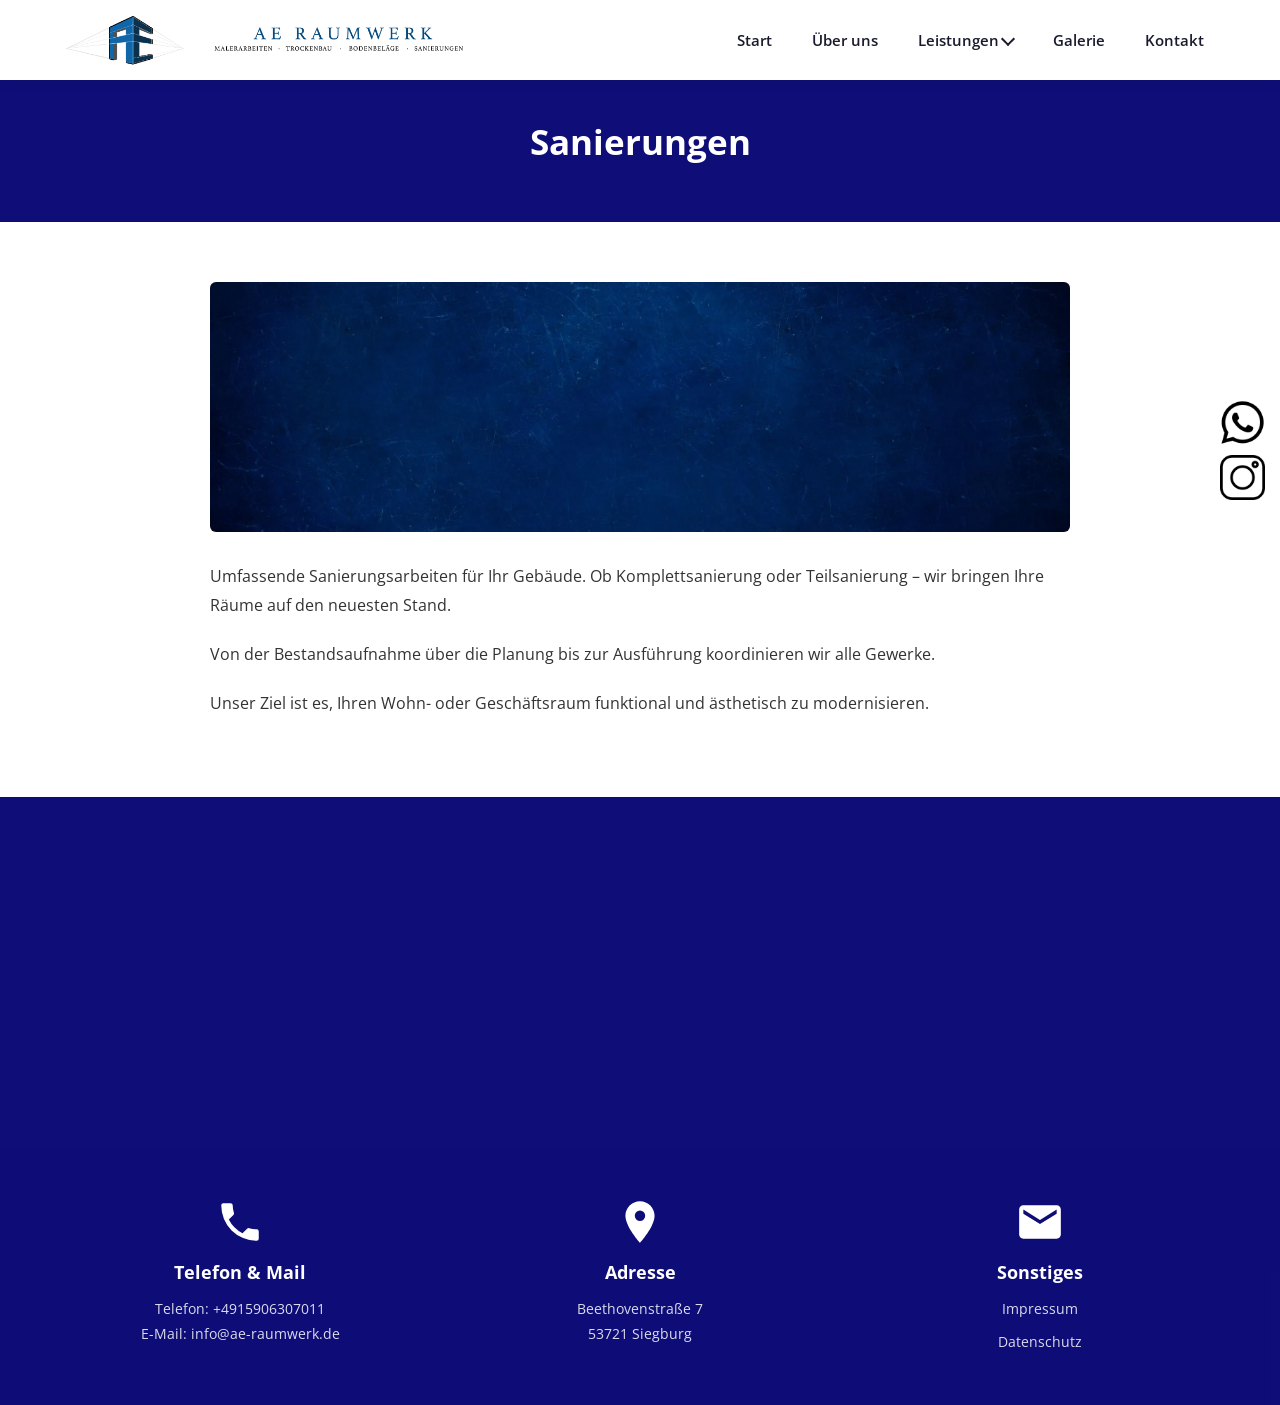
<file: leistungen-preise/sanierungen.html>
<!DOCTYPE html>
<html lang="de">
<head>
    <meta charset="utf-8">
    <title>Sanierungen | AE Raumwerk</title>
    <meta name="description" content="Umfassende Sanierungsarbeiten für Ihr Gebäude. Komplettsanierung oder Teilsanierung – AE Raumwerk in Siegburg bringt Ihre Räume auf den neuesten Stand.">
    <meta name="viewport" content="width=device-width, initial-scale=1">
    <link rel="icon" type="image/png" sizes="32x32" href="../favicon-32x32.png">
    <link rel="preconnect" href="https://fonts.googleapis.com">
    <link rel="preconnect" href="https://fonts.gstatic.com" crossorigin>
    <link href="https://fonts.googleapis.com/css2?family=Open+Sans:wght@300;400;600;700;800&display=swap" rel="stylesheet">
    <link rel="stylesheet" href="../css/style.css">
</head>
<body>

<header class="header">
    <div class="container">
        <a href="../index.html" class="logo-link">
            <img src="../images/68dce602181877e14b557eaf_attachment_3_Design%20ohne%20Titel-7-01-p-2000.png" alt="AE Raumwerk" class="logo-icon">
            <img src="../images/68dce5a7d845a080b7a61327_attachment_4_AE%20Raumwerk%20nur%20Schrift-01-p-2000.png" alt="AE Raumwerk" class="logo-text">
        </a>
        <nav class="nav-desktop">
            <a href="../index.html" class="nav-link">Start</a>
            <a href="../uber-uns.html" class="nav-link">Über uns</a>
            <div class="nav-dropdown">
                <div class="nav-dropdown-toggle">
                    <a href="index.html">Leistungen</a>
                    <span class="dropdown-arrow"></span>
                </div>
                <div class="dropdown-menu">
                    <a href="maler-und-tapezierarbeiten.html">Maler-Tapezierarbeiten</a>
                    <a href="spachtel-und-verputzarbeiten.html">Spachtel-Verputzarbeiten</a>
                    <a href="trockenbau.html">Trockenbau</a>
                    <a href="bodenbelage.html">Bodenbeläge</a>
                    <a href="sanierungen.html">Sanierungen</a>
                    <a href="instandsetzung.html">Instandhaltung</a>
                </div>
            </div>
            <a href="../galerie.html" class="nav-link">Galerie</a>
            <a href="../kontakt.html" class="nav-link">Kontakt</a>
        </nav>
        <button class="hamburger" aria-label="Menü öffnen">
            <span></span><span></span><span></span>
        </button>
    </div>
</header>

<div class="nav-mobile" id="mobileNav">
    <div class="nav-mobile-links">
        <a href="../index.html">Start</a>
        <a href="../uber-uns.html">Über uns</a>
        <button class="mobile-dropdown-toggle" aria-expanded="false">Leistungen<span class="mobile-dropdown-arrow"></span></button>
        <div class="mobile-dropdown-menu">
            <a href="index.html">Übersicht</a>
            <a href="maler-und-tapezierarbeiten.html">Maler-Tapezierarbeiten</a>
            <a href="spachtel-und-verputzarbeiten.html">Spachtel-Verputzarbeiten</a>
            <a href="trockenbau.html">Trockenbau</a>
            <a href="bodenbelage.html">Bodenbeläge</a>
            <a href="sanierungen.html">Sanierungen</a>
            <a href="instandsetzung.html">Instandhaltung</a>
        </div>
        <a href="../galerie.html">Galerie</a>
        <a href="../kontakt.html">Kontakt</a>
    </div>
</div>

<div class="social-float">
    <a href="https://wa.me/4915906307011" target="_blank" rel="noopener" aria-label="WhatsApp"><img src="../images/659d3cf8d4836a19ed9bffc6_whatsapp.webp" alt="WhatsApp"></a>
    <a href="https://www.instagram.com/ae.raumwerk/" target="_blank" rel="noopener" aria-label="Instagram"><img src="../images/659d3cf824c249c32f8ed5cc_instagram.webp" alt="Instagram"></a>
</div>

<section class="page-hero">
    <h1>Sanierungen</h1>
</section>

<div class="service-page-content">
    <div class="service-gallery">
        <img src="../images/6602be8c7de7ce3297ab1454_8b974a840cdfab2e5668461356afad12.webp" alt="Sanierungen">
    </div>
    <p>Umfassende Sanierungsarbeiten für Ihr Gebäude. Ob Komplettsanierung oder Teilsanierung – wir bringen Ihre Räume auf den neuesten Stand.</p>
    <p>Von der Bestandsaufnahme über die Planung bis zur Ausführung koordinieren wir alle Gewerke.</p>
    <p>Unser Ziel ist es, Ihren Wohn- oder Geschäftsraum funktional und ästhetisch zu modernisieren.</p>
</div>

<footer class="footer">
    <div class="footer-map">
        <iframe src="https://www.google.com/maps/embed?pb=!1m14!1m8!1m3!1d10089.398247920117!2d7.21774!3d50.78763!3m2!1i1024!2i768!4f13.1!3m3!1m2!1s0x47bee7953ecbf617%3A0xd4169f692816cf41!2sMalerbetrieb%20AE%20Raumwerk!5e0!3m2!1sde!2s!4v1703837837194!5m2!1sde!2s" width="100%" height="100%" style="border:0;" allowfullscreen="" loading="lazy" referrerpolicy="no-referrer-when-downgrade"></iframe>
    </div>
    <div class="footer-overlay">
        <div class="footer-grid">
            <div class="footer-col">
                <div class="footer-icon"><svg viewBox="0 0 24 24"><path d="M6.62 10.79a15.05 15.05 0 006.59 6.59l2.2-2.2a1 1 0 011.01-.24c1.12.37 2.33.57 3.58.57a1 1 0 011 1V20a1 1 0 01-1 1A17 17 0 013 4a1 1 0 011-1h3.5a1 1 0 011 1c0 1.25.2 2.46.57 3.58a1 1 0 01-.24 1.01l-2.2 2.2z"/></svg></div>
                <h4>Telefon &amp; Mail</h4>
                <a href="tel:+4915906307011">Telefon: +4915906307011</a>
                <a href="mailto:info@ae-raumwerk.de">E-Mail: info@ae-raumwerk.de</a>
            </div>
            <div class="footer-col">
                <div class="footer-icon"><svg viewBox="0 0 24 24"><path d="M12 2C8.13 2 5 5.13 5 9c0 5.25 7 13 7 13s7-7.75 7-13c0-3.87-3.13-7-7-7zm0 9.5a2.5 2.5 0 010-5 2.5 2.5 0 010 5z"/></svg></div>
                <h4>Adresse</h4>
                <p>Beethovenstraße 7<br>53721 Siegburg</p>
            </div>
            <div class="footer-col">
                <div class="footer-icon"><svg viewBox="0 0 24 24"><path d="M20 4H4c-1.1 0-2 .9-2 2v12c0 1.1.9 2 2 2h16c1.1 0 2-.9 2-2V6c0-1.1-.9-2-2-2zm0 4l-8 5-8-5V6l8 5 8-5v2z"/></svg></div>
                <h4>Sonstiges</h4>
                <div class="footer-links">
                    <a href="../impressum.html">Impressum</a>
                    <a href="../datenschutz.html">Datenschutz</a>
                </div>
            </div>
        </div>
    </div>
</footer>

<script src="../js/main.js"></script>
</body>
</html>
</file>
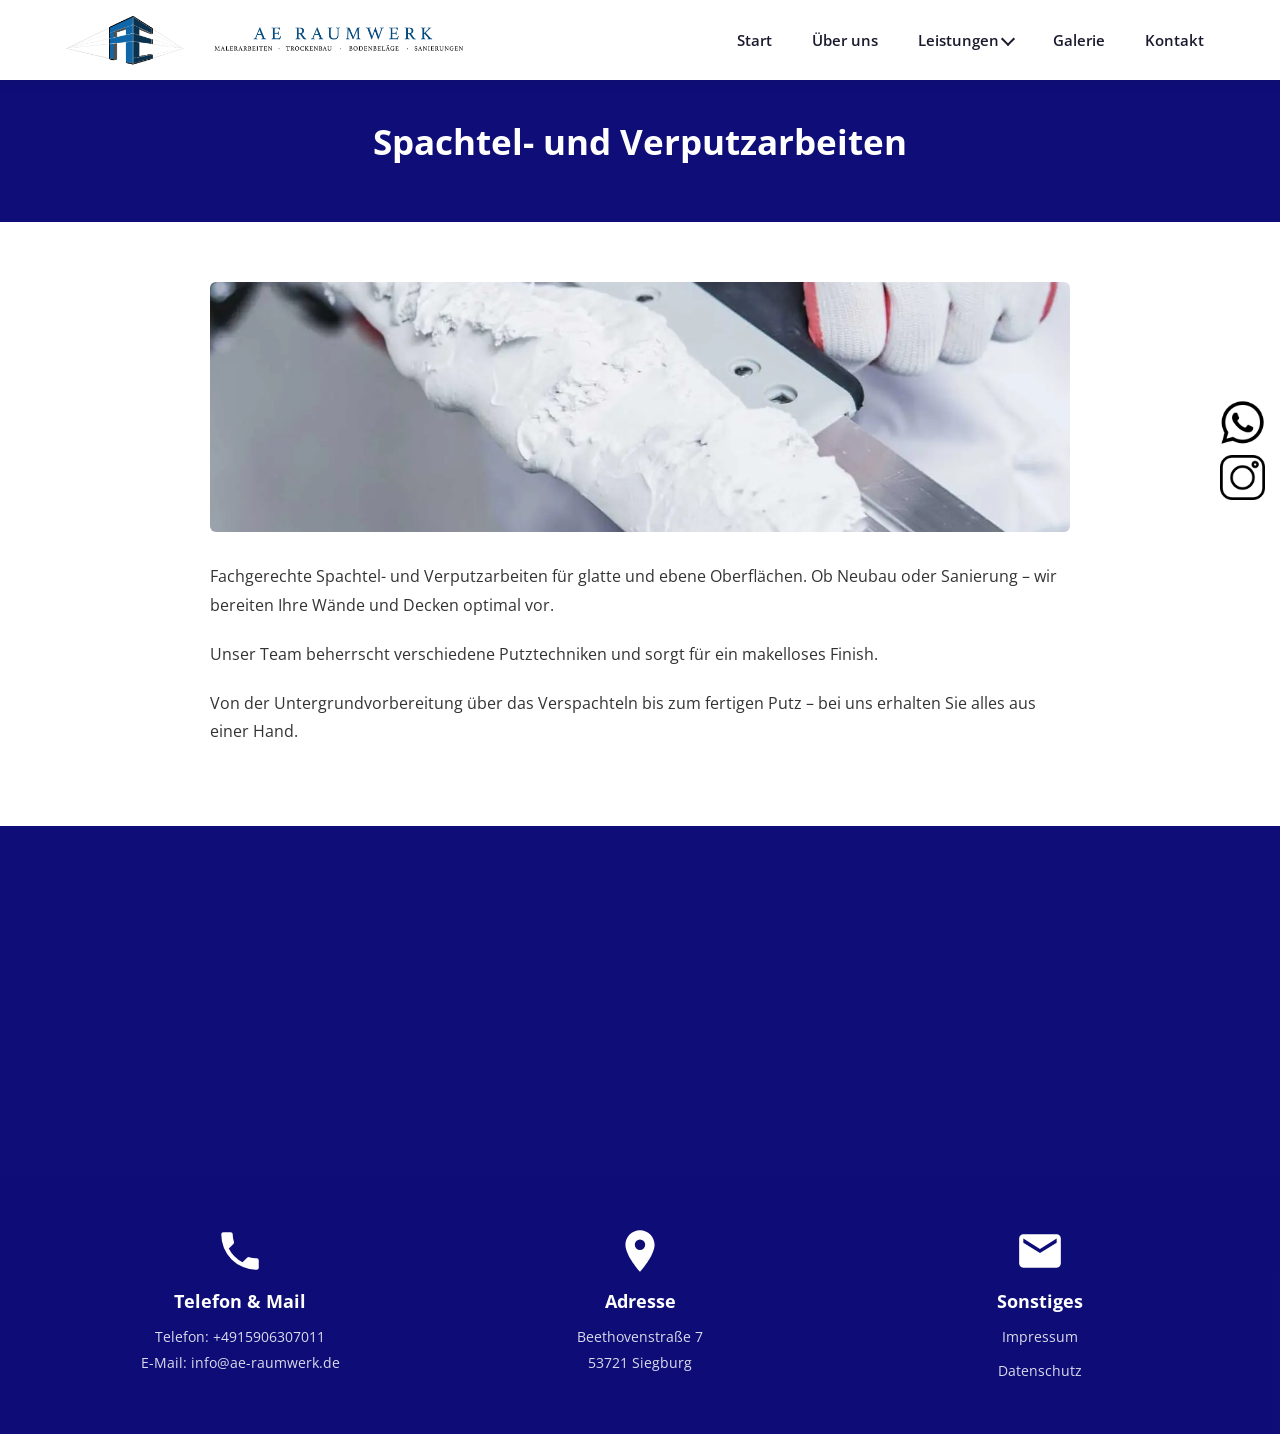
<file: leistungen-preise/spachtel-und-verputzarbeiten.html>
<!DOCTYPE html>
<html lang="de">
<head>
    <meta charset="utf-8">
    <title>Spachtel- und Verputzarbeiten | AE Raumwerk</title>
    <meta name="description" content="Fachgerechte Spachtel- und Verputzarbeiten für glatte und ebene Oberflächen. Ob Neubau oder Sanierung – AE Raumwerk in Siegburg.">
    <meta name="viewport" content="width=device-width, initial-scale=1">
    <link rel="icon" type="image/png" sizes="32x32" href="../favicon-32x32.png">
    <link rel="preconnect" href="https://fonts.googleapis.com">
    <link rel="preconnect" href="https://fonts.gstatic.com" crossorigin>
    <link href="https://fonts.googleapis.com/css2?family=Open+Sans:wght@300;400;600;700;800&display=swap" rel="stylesheet">
    <link rel="stylesheet" href="../css/style.css">
</head>
<body>

<header class="header">
    <div class="container">
        <a href="../index.html" class="logo-link">
            <img src="../images/68dce602181877e14b557eaf_attachment_3_Design%20ohne%20Titel-7-01-p-2000.png" alt="AE Raumwerk" class="logo-icon">
            <img src="../images/68dce5a7d845a080b7a61327_attachment_4_AE%20Raumwerk%20nur%20Schrift-01-p-2000.png" alt="AE Raumwerk" class="logo-text">
        </a>
        <nav class="nav-desktop">
            <a href="../index.html" class="nav-link">Start</a>
            <a href="../uber-uns.html" class="nav-link">Über uns</a>
            <div class="nav-dropdown">
                <div class="nav-dropdown-toggle">
                    <a href="index.html">Leistungen</a>
                    <span class="dropdown-arrow"></span>
                </div>
                <div class="dropdown-menu">
                    <a href="maler-und-tapezierarbeiten.html">Maler-Tapezierarbeiten</a>
                    <a href="spachtel-und-verputzarbeiten.html">Spachtel-Verputzarbeiten</a>
                    <a href="trockenbau.html">Trockenbau</a>
                    <a href="bodenbelage.html">Bodenbeläge</a>
                    <a href="sanierungen.html">Sanierungen</a>
                    <a href="instandsetzung.html">Instandhaltung</a>
                </div>
            </div>
            <a href="../galerie.html" class="nav-link">Galerie</a>
            <a href="../kontakt.html" class="nav-link">Kontakt</a>
        </nav>
        <button class="hamburger" aria-label="Menü öffnen">
            <span></span><span></span><span></span>
        </button>
    </div>
</header>

<div class="nav-mobile" id="mobileNav">
    <div class="nav-mobile-links">
        <a href="../index.html">Start</a>
        <a href="../uber-uns.html">Über uns</a>
        <button class="mobile-dropdown-toggle" aria-expanded="false">Leistungen<span class="mobile-dropdown-arrow"></span></button>
        <div class="mobile-dropdown-menu">
            <a href="index.html">Übersicht</a>
            <a href="maler-und-tapezierarbeiten.html">Maler-Tapezierarbeiten</a>
            <a href="spachtel-und-verputzarbeiten.html">Spachtel-Verputzarbeiten</a>
            <a href="trockenbau.html">Trockenbau</a>
            <a href="bodenbelage.html">Bodenbeläge</a>
            <a href="sanierungen.html">Sanierungen</a>
            <a href="instandsetzung.html">Instandhaltung</a>
        </div>
        <a href="../galerie.html">Galerie</a>
        <a href="../kontakt.html">Kontakt</a>
    </div>
</div>

<div class="social-float">
    <a href="https://wa.me/4915906307011" target="_blank" rel="noopener" aria-label="WhatsApp"><img src="../images/659d3cf8d4836a19ed9bffc6_whatsapp.webp" alt="WhatsApp"></a>
    <a href="https://www.instagram.com/ae.raumwerk/" target="_blank" rel="noopener" aria-label="Instagram"><img src="../images/659d3cf824c249c32f8ed5cc_instagram.webp" alt="Instagram"></a>
</div>

<section class="page-hero">
    <h1>Spachtel- und Verputzarbeiten</h1>
</section>

<div class="service-page-content">
    <div class="service-gallery">
        <img src="../images/660cd193f54d924632f73229_38c1b9dd0ab556f125a4280a309a74e4%20(1).webp" alt="Spachtel- und Verputzarbeiten">
    </div>
    <p>Fachgerechte Spachtel- und Verputzarbeiten für glatte und ebene Oberflächen. Ob Neubau oder Sanierung – wir bereiten Ihre Wände und Decken optimal vor.</p>
    <p>Unser Team beherrscht verschiedene Putztechniken und sorgt für ein makelloses Finish.</p>
    <p>Von der Untergrundvorbereitung über das Verspachteln bis zum fertigen Putz – bei uns erhalten Sie alles aus einer Hand.</p>
</div>

<footer class="footer">
    <div class="footer-map">
        <iframe src="https://www.google.com/maps/embed?pb=!1m14!1m8!1m3!1d10089.398247920117!2d7.21774!3d50.78763!3m2!1i1024!2i768!4f13.1!3m3!1m2!1s0x47bee7953ecbf617%3A0xd4169f692816cf41!2sMalerbetrieb%20AE%20Raumwerk!5e0!3m2!1sde!2s!4v1703837837194!5m2!1sde!2s" width="100%" height="100%" style="border:0;" allowfullscreen="" loading="lazy" referrerpolicy="no-referrer-when-downgrade"></iframe>
    </div>
    <div class="footer-overlay">
        <div class="footer-grid">
            <div class="footer-col">
                <div class="footer-icon"><svg viewBox="0 0 24 24"><path d="M6.62 10.79a15.05 15.05 0 006.59 6.59l2.2-2.2a1 1 0 011.01-.24c1.12.37 2.33.57 3.58.57a1 1 0 011 1V20a1 1 0 01-1 1A17 17 0 013 4a1 1 0 011-1h3.5a1 1 0 011 1c0 1.25.2 2.46.57 3.58a1 1 0 01-.24 1.01l-2.2 2.2z"/></svg></div>
                <h4>Telefon &amp; Mail</h4>
                <a href="tel:+4915906307011">Telefon: +4915906307011</a>
                <a href="mailto:info@ae-raumwerk.de">E-Mail: info@ae-raumwerk.de</a>
            </div>
            <div class="footer-col">
                <div class="footer-icon"><svg viewBox="0 0 24 24"><path d="M12 2C8.13 2 5 5.13 5 9c0 5.25 7 13 7 13s7-7.75 7-13c0-3.87-3.13-7-7-7zm0 9.5a2.5 2.5 0 010-5 2.5 2.5 0 010 5z"/></svg></div>
                <h4>Adresse</h4>
                <p>Beethovenstraße 7<br>53721 Siegburg</p>
            </div>
            <div class="footer-col">
                <div class="footer-icon"><svg viewBox="0 0 24 24"><path d="M20 4H4c-1.1 0-2 .9-2 2v12c0 1.1.9 2 2 2h16c1.1 0 2-.9 2-2V6c0-1.1-.9-2-2-2zm0 4l-8 5-8-5V6l8 5 8-5v2z"/></svg></div>
                <h4>Sonstiges</h4>
                <div class="footer-links">
                    <a href="../impressum.html">Impressum</a>
                    <a href="../datenschutz.html">Datenschutz</a>
                </div>
            </div>
        </div>
    </div>
</footer>

<script src="../js/main.js"></script>
</body>
</html>
</file>
<file: css/style.css>
/* ============================================
   AE Raumwerk - Stylesheet
   ============================================ */

/* --- CSS Variables --- */
:root {
  --primary: #0f0e79;
  --primary-dark: #0a0952;
  --primary-light: #1a19a0;
  --white: #ffffff;
  --light-bg: #f5f5f7;
  --gray: #6b7280;
  --gray-light: #e5e7eb;
  --text-dark: #1a1a2e;
  --text-body: #333333;
  --font-main: 'Open Sans', sans-serif;
  --max-width: 1200px;
  --header-height: 80px;
  --transition: 0.3s ease;
}

/* --- Reset --- */
*,
*::before,
*::after {
  margin: 0;
  padding: 0;
  box-sizing: border-box;
}

html {
  scroll-behavior: smooth;
  -webkit-text-size-adjust: 100%;
}

body {
  font-family: var(--font-main);
  font-size: 16px;
  line-height: 1.6;
  color: var(--text-body);
  background: var(--white);
  overflow-x: hidden;
}

img {
  max-width: 100%;
  height: auto;
  display: block;
}

a {
  text-decoration: none;
  color: inherit;
  transition: color var(--transition);
}

ul, ol {
  list-style: none;
}

button {
  border: none;
  background: none;
  cursor: pointer;
  font-family: inherit;
}

h1, h2, h3, h4, h5, h6 {
  font-weight: 700;
  line-height: 1.2;
  color: var(--text-dark);
}

/* --- Scrollbar --- */
::-webkit-scrollbar {
  width: 8px;
  height: 6px;
}

::-webkit-scrollbar-track {
  box-shadow: inset 0 0 5px #a5aaad;
  border-radius: 10px;
}

::-webkit-scrollbar-thumb {
  background: var(--primary);
  border-radius: 10px;
}

::-webkit-scrollbar-thumb:hover {
  background: #000000;
}

/* --- Typography --- */
.heading-section {
  font-size: 2rem;
  color: var(--primary);
  text-align: center;
  margin-bottom: 2rem;
  font-weight: 700;
}

.heading-section.left {
  text-align: left;
}

/* --- Container --- */
.container {
  width: 100%;
  max-width: var(--max-width);
  margin: 0 auto;
  padding: 0 20px;
}

/* --- Section Spacing --- */
section {
  padding: 60px 0;
}

/* ============================================
   HEADER / NAVIGATION
   ============================================ */
.header {
  position: fixed;
  top: 0;
  left: 0;
  width: 100%;
  z-index: 1000;
  background: var(--white);
  box-shadow: 0 2px 10px rgba(0, 0, 0, 0.1);
  height: var(--header-height);
}

.header .container {
  display: flex;
  align-items: center;
  justify-content: space-between;
  height: 100%;
}

.logo-link {
  display: flex;
  align-items: center;
  gap: 8px;
  flex-shrink: 0;
}

.logo-icon {
  height: 55px;
  width: auto;
}

.logo-text {
  height: 35px;
  width: auto;
}

/* Desktop Nav */
.nav-desktop {
  display: flex;
  align-items: center;
  gap: 8px;
}

.nav-link {
  padding: 8px 16px;
  font-size: 0.95rem;
  font-weight: 600;
  color: var(--text-dark);
  transition: color var(--transition);
  white-space: nowrap;
}

.nav-link:hover,
.nav-link.active {
  color: var(--primary);
}

/* Dropdown */
.nav-dropdown {
  position: relative;
}

.nav-dropdown-toggle {
  display: flex;
  align-items: center;
  gap: 4px;
  padding: 8px 16px;
  font-size: 0.95rem;
  font-weight: 600;
  color: var(--text-dark);
  cursor: pointer;
  transition: color var(--transition);
}

.nav-dropdown-toggle:hover {
  color: var(--primary);
}

.dropdown-arrow {
  width: 10px;
  height: 10px;
  border-right: 2px solid currentColor;
  border-bottom: 2px solid currentColor;
  transform: rotate(45deg);
  transition: transform var(--transition);
  margin-top: -3px;
}

.nav-dropdown:hover .dropdown-arrow,
.nav-dropdown.open .dropdown-arrow {
  transform: rotate(-135deg);
  margin-top: 3px;
}

.dropdown-menu {
  position: absolute;
  top: 100%;
  left: 0;
  background: var(--white);
  min-width: 250px;
  box-shadow: 0 8px 20px rgba(0, 0, 0, 0.15);
  border-radius: 4px;
  opacity: 0;
  visibility: hidden;
  transform: translateY(10px);
  transition: all var(--transition);
  z-index: 100;
}

.nav-dropdown:hover .dropdown-menu {
  opacity: 1;
  visibility: visible;
  transform: translateY(0);
}

.dropdown-menu a {
  display: block;
  padding: 12px 20px;
  font-size: 0.9rem;
  color: var(--text-dark);
  transition: background var(--transition), color var(--transition);
}

.dropdown-menu a:hover {
  background: var(--light-bg);
  color: var(--primary);
}

/* Social Icons (floating) */
.social-float {
  position: fixed;
  right: 15px;
  top: 50%;
  transform: translateY(-50%);
  z-index: 999;
  display: flex;
  flex-direction: column;
  gap: 10px;
}

.social-float a {
  display: block;
  width: 45px;
  height: 45px;
  transition: transform var(--transition);
}

.social-float a:hover {
  transform: scale(1.15);
}

.social-float img {
  width: 100%;
  height: 100%;
  object-fit: contain;
}

/* Mobile hamburger */
.hamburger {
  display: none;
  flex-direction: column;
  gap: 5px;
  cursor: pointer;
  padding: 5px;
  z-index: 1001;
}

.hamburger span {
  display: block;
  width: 28px;
  height: 3px;
  background: var(--primary);
  border-radius: 2px;
  transition: all var(--transition);
}

.hamburger.active span:nth-child(1) {
  transform: rotate(45deg) translate(5px, 6px);
}

.hamburger.active span:nth-child(2) {
  opacity: 0;
}

.hamburger.active span:nth-child(3) {
  transform: rotate(-45deg) translate(5px, -6px);
}

/* Mobile Nav Overlay */
.nav-mobile {
  display: none;
  position: fixed;
  top: 0;
  left: 0;
  width: 100%;
  height: 100vh;
  background: var(--white);
  z-index: 999;
  padding-top: var(--header-height);
  overflow-y: auto;
}

.nav-mobile.open {
  display: block;
}

.nav-mobile-links {
  display: flex;
  flex-direction: column;
  padding: 20px;
}

.nav-mobile-links a {
  padding: 15px 10px;
  font-size: 1.1rem;
  font-weight: 600;
  color: var(--text-dark);
  border-bottom: 1px solid var(--gray-light);
}

.nav-mobile-links a:hover {
  color: var(--primary);
}

.mobile-dropdown-toggle {
  display: flex;
  justify-content: space-between;
  align-items: center;
  padding: 15px 10px;
  font-size: 1.1rem;
  font-weight: 600;
  color: var(--text-dark);
  border-bottom: 1px solid var(--gray-light);
  cursor: pointer;
  width: 100%;
  text-align: left;
}

.mobile-dropdown-arrow {
  width: 10px;
  height: 10px;
  border-right: 2px solid currentColor;
  border-bottom: 2px solid currentColor;
  transform: rotate(45deg);
  transition: transform var(--transition);
}

.mobile-dropdown-toggle.open .mobile-dropdown-arrow {
  transform: rotate(-135deg);
}

.mobile-dropdown-menu {
  display: none;
  padding-left: 20px;
}

.mobile-dropdown-menu.open {
  display: block;
}

.mobile-dropdown-menu a {
  font-size: 1rem;
  font-weight: 400;
}

/* ============================================
   HERO SECTION
   ============================================ */
.hero {
  position: relative;
  height: 100vh;
  min-height: 500px;
  display: flex;
  align-items: center;
  justify-content: center;
  overflow: hidden;
  padding: 0;
}

.hero-video {
  position: absolute;
  top: 0;
  left: 0;
  width: 100%;
  height: 100%;
  object-fit: cover;
  z-index: 0;
}

.hero-overlay {
  position: absolute;
  top: 0;
  left: 0;
  width: 100%;
  height: 100%;
  background: rgba(0, 0, 0, 0.35);
  z-index: 1;
}

.hero-content {
  position: relative;
  z-index: 2;
  text-align: center;
  color: var(--white);
  padding: 20px;
}

.hero-logo-icon {
  height: 120px;
  width: auto;
  margin: 0 auto 15px;
}

.hero-logo-text {
  height: 50px;
  width: auto;
  margin: 0 auto 30px;
}

.hero h1 {
  font-size: 2rem;
  color: var(--white);
  font-weight: 700;
  text-shadow: 0 2px 10px rgba(0, 0, 0, 0.3);
  max-width: 600px;
  margin: 0 auto;
}

/* ============================================
   ABOUT SECTION (Homepage)
   ============================================ */
.about-section {
  background: var(--light-bg);
}

.about-grid {
  display: grid;
  grid-template-columns: 1fr 1fr;
  gap: 40px;
  align-items: start;
  max-width: var(--max-width);
  margin: 0 auto;
  padding: 0 20px;
}

.about-image-wrap {
  position: relative;
}

.about-image-wrap img.about-photo {
  width: 100%;
  border-radius: 8px;
  object-fit: cover;
}

.about-logo-overlay {
  position: absolute;
  bottom: -20px;
  right: -20px;
  width: 150px;
  opacity: 0.85;
}

.about-text p {
  font-size: 0.95rem;
  line-height: 1.8;
  color: var(--text-body);
}

.paint-decoration {
  display: block;
  width: 60px;
  margin-top: 20px;
  opacity: 0.7;
}

/* ============================================
   SERVICES GRID
   ============================================ */
.services-section {
  background: var(--white);
}

.services-grid {
  display: grid;
  grid-template-columns: repeat(3, 1fr);
  gap: 0;
  max-width: 100%;
}

.service-card {
  position: relative;
  overflow: hidden;
  aspect-ratio: 4/3;
  cursor: pointer;
}

.service-card img {
  width: 100%;
  height: 100%;
  object-fit: cover;
  transition: transform 0.5s ease;
}

.service-card:hover img {
  transform: scale(1.05);
}

.service-card-overlay {
  position: absolute;
  bottom: 0;
  left: 0;
  right: 0;
  padding: 30px 20px 20px;
  background: linear-gradient(transparent, rgba(0, 0, 0, 0.75));
  color: var(--white);
  display: flex;
  flex-direction: column;
  align-items: flex-start;
}

.service-card-overlay h3 {
  font-size: 1.2rem;
  color: var(--white);
  margin-bottom: 8px;
}

.service-card-divider {
  width: 40px;
  height: 2px;
  background: var(--white);
  margin-bottom: 12px;
}

.service-card-arrow {
  display: inline-flex;
  align-items: center;
  justify-content: center;
  width: 40px;
  height: 40px;
  border-radius: 50%;
  background: var(--primary);
  color: var(--white);
  transition: background var(--transition);
}

.service-card-arrow:hover {
  background: var(--primary-light);
}

.service-card-arrow svg {
  width: 18px;
  height: 18px;
  fill: var(--white);
  transform: rotate(180deg);
}

/* ============================================
   CTA SECTION (Sanierungen)
   ============================================ */
.cta-section {
  background: var(--light-bg);
  padding: 60px 0;
}

.cta-grid {
  display: grid;
  grid-template-columns: 1fr 1fr;
  gap: 40px;
  align-items: center;
  max-width: var(--max-width);
  margin: 0 auto;
  padding: 0 20px;
}

.cta-text h2 {
  font-size: 1.8rem;
  color: var(--primary);
  margin-bottom: 20px;
  line-height: 1.4;
}

.cta-text h2 span {
  color: var(--text-dark);
}

.btn-primary {
  display: inline-block;
  padding: 14px 32px;
  background: var(--primary);
  color: var(--white);
  font-size: 1rem;
  font-weight: 600;
  border-radius: 4px;
  transition: background var(--transition), transform var(--transition);
}

.btn-primary:hover {
  background: var(--primary-dark);
  transform: translateY(-2px);
}

.cta-image img {
  width: 100%;
  max-width: 500px;
  margin: 0 auto;
}

/* ============================================
   PROCESS SECTION
   ============================================ */
.process-section {
  background: var(--white);
}

.process-intro {
  text-align: center;
  max-width: 800px;
  margin: 0 auto 40px;
  padding: 0 20px;
}

.process-number {
  font-size: 3rem;
  font-weight: 700;
  color: var(--primary);
  margin-bottom: 5px;
}

.process-title {
  font-size: 1.5rem;
  color: var(--text-dark);
  margin-bottom: 15px;
}

.process-desc {
  font-size: 0.95rem;
  line-height: 1.8;
  color: var(--text-body);
}

.process-grid {
  display: grid;
  grid-template-columns: 1fr 1fr;
  gap: 0;
}

.process-card {
  padding: 40px;
}

.process-card.highlight {
  background: var(--primary);
  color: var(--white);
}

.process-card.highlight .process-number,
.process-card.highlight .process-title {
  color: var(--white);
}

.process-card.highlight .process-desc {
  color: rgba(255, 255, 255, 0.9);
}

/* ============================================
   REVIEWS SECTION
   ============================================ */
.reviews-section {
  background: var(--light-bg);
  padding: 60px 0;
}

.reviews-widget {
  max-width: var(--max-width);
  margin: 0 auto;
  padding: 0 20px;
  min-height: 200px;
}

/* ============================================
   PARTNERS SECTION
   ============================================ */
.partners-section {
  padding: 40px 0 0;
  background: var(--white);
  overflow: hidden;
}

.partners-banner {
  overflow: hidden;
  position: relative;
  padding: 20px 0;
}

.partners-track {
  display: flex;
  gap: 60px;
  animation: scroll-partners 30s linear infinite;
  width: max-content;
}

.partners-track img {
  height: 60px;
  width: auto;
  object-fit: contain;
  flex-shrink: 0;
  filter: grayscale(100%);
  opacity: 0.7;
  transition: all var(--transition);
}

.partners-track img:hover {
  filter: grayscale(0%);
  opacity: 1;
}

@keyframes scroll-partners {
  0% {
    transform: translateX(0);
  }
  100% {
    transform: translateX(-50%);
  }
}

/* ============================================
   VIDEO SECTION
   ============================================ */
.video-section {
  position: relative;
  height: 50vh;
  min-height: 300px;
  overflow: hidden;
  padding: 0;
}

.video-section video {
  position: absolute;
  top: 0;
  left: 0;
  width: 100%;
  height: 100%;
  object-fit: cover;
}

/* ============================================
   CONTACT SECTION (JotForm)
   ============================================ */
.contact-form-section {
  background: var(--light-bg);
  padding: 60px 0;
}

.jotform-wrapper {
  max-width: 700px;
  margin: 0 auto;
  padding: 0 20px;
}

.jotform-wrapper iframe {
  width: 100%;
  min-height: 539px;
  border: none;
}

/* ============================================
   FOOTER
   ============================================ */
.footer {
  background: var(--primary);
  color: var(--white);
  padding: 0;
}

.footer-map {
  width: 100%;
  height: 350px;
  position: relative;
}

.footer-map iframe {
  width: 100%;
  height: 100%;
  border: 0;
}

.footer-overlay {
  background: rgba(15, 14, 121, 0.92);
  padding: 50px 0;
}

.footer-grid {
  display: grid;
  grid-template-columns: repeat(3, 1fr);
  gap: 40px;
  max-width: var(--max-width);
  margin: 0 auto;
  padding: 0 20px;
  text-align: center;
}

.footer-col {
  display: flex;
  flex-direction: column;
  align-items: center;
}

.footer-icon {
  width: 50px;
  height: 50px;
  margin-bottom: 15px;
}

.footer-icon svg {
  width: 100%;
  height: 100%;
  fill: var(--white);
}

.footer-col h4 {
  font-size: 1.1rem;
  color: var(--white);
  margin-bottom: 12px;
}

.footer-col p,
.footer-col a {
  font-size: 0.9rem;
  color: rgba(255, 255, 255, 0.85);
  line-height: 1.8;
}

.footer-col a:hover {
  color: var(--white);
  text-decoration: underline;
}

.footer-links {
  display: flex;
  flex-direction: column;
  gap: 8px;
}

.footer-links a {
  display: inline-block;
}

/* ============================================
   PAGE HERO (Inner Pages)
   ============================================ */
.page-hero {
  padding: 120px 0 60px;
  background: var(--primary);
  text-align: center;
}

.page-hero h1 {
  font-size: 2.2rem;
  color: var(--white);
}

/* ============================================
   ABOUT PAGE
   ============================================ */
.about-page-content {
  max-width: 900px;
  margin: 0 auto;
  padding: 60px 20px;
}

.about-page-content p {
  font-size: 1rem;
  line-height: 1.8;
  margin-bottom: 20px;
  color: var(--text-body);
}

.about-page-image {
  width: 100%;
  border-radius: 8px;
  margin-bottom: 30px;
  object-fit: cover;
}

.about-detail {
  padding: 60px 0;
}

.about-detail-grid {
  display: grid;
  grid-template-columns: 1fr 1fr;
  gap: 40px;
  align-items: start;
}

.about-detail-image img {
  width: 100%;
  border-radius: 8px;
  object-fit: cover;
}

.about-detail-text h2 {
  font-size: 1.8rem;
  color: var(--primary);
  margin-bottom: 5px;
}

.about-detail-text .about-subtitle {
  font-size: 1rem;
  color: var(--gray);
  margin-bottom: 20px;
  font-weight: 600;
}

.about-detail-text p {
  font-size: 0.95rem;
  line-height: 1.8;
  margin-bottom: 15px;
  color: var(--text-body);
}

.philosophy {
  background: var(--light-bg);
  padding: 60px 0;
}

.philosophy-content {
  max-width: 800px;
  margin: 0 auto;
  text-align: center;
}

.philosophy-content h2 {
  font-size: 2rem;
  color: var(--primary);
  margin-bottom: 20px;
}

.philosophy-content p {
  font-size: 1rem;
  line-height: 1.8;
  margin-bottom: 20px;
  color: var(--text-body);
}

.contact-form {
  padding: 60px 0;
  background: var(--light-bg);
}

.contact-form iframe {
  width: 100%;
  min-height: 539px;
  border: none;
  max-width: 700px;
  margin: 0 auto;
  display: block;
}

@media (max-width: 991px) {
  .about-detail-grid {
    grid-template-columns: 1fr;
  }
}

/* ============================================
   SERVICE PAGE
   ============================================ */
.service-page-content {
  max-width: 900px;
  margin: 0 auto;
  padding: 60px 20px;
}

.service-page-content h2 {
  font-size: 1.5rem;
  color: var(--primary);
  margin-bottom: 15px;
}

.service-page-content p {
  font-size: 1rem;
  line-height: 1.8;
  margin-bottom: 20px;
  color: var(--text-body);
}

.service-gallery {
  display: grid;
  grid-template-columns: repeat(auto-fit, minmax(280px, 1fr));
  gap: 15px;
  margin-bottom: 30px;
}

.service-gallery img {
  width: 100%;
  height: 250px;
  object-fit: cover;
  border-radius: 6px;
}

/* ============================================
   GALLERY PAGE
   ============================================ */
.gallery-grid {
  display: grid;
  grid-template-columns: repeat(auto-fill, minmax(300px, 1fr));
  gap: 15px;
  max-width: var(--max-width);
  margin: 0 auto;
  padding: 0 20px;
}

.gallery-item {
  overflow: hidden;
  border-radius: 6px;
  aspect-ratio: 4/3;
}

.gallery-item img {
  width: 100%;
  height: 100%;
  object-fit: cover;
  transition: transform 0.5s ease;
}

.gallery-item:hover img {
  transform: scale(1.05);
}

/* ============================================
   LEGAL PAGES (Impressum/Datenschutz)
   ============================================ */
.legal-content {
  max-width: 800px;
  margin: 0 auto;
  padding: 60px 20px;
}

.legal-content h2 {
  font-size: 1.4rem;
  color: var(--primary);
  margin: 30px 0 10px;
}

.legal-content h3 {
  font-size: 1.15rem;
  color: var(--text-dark);
  margin: 20px 0 8px;
}

.legal-content p {
  font-size: 0.95rem;
  line-height: 1.7;
  margin-bottom: 12px;
  color: var(--text-body);
}

.legal-content a {
  color: var(--primary);
  text-decoration: underline;
}

.legal-content a:hover {
  color: var(--primary-dark);
}

.legal-content ul {
  padding-left: 20px;
  margin-bottom: 12px;
}

.legal-content ul li {
  list-style: disc;
  font-size: 0.95rem;
  line-height: 1.7;
  margin-bottom: 4px;
}

/* ============================================
   ANIMATIONS
   ============================================ */
.fade-in {
  opacity: 0;
  transform: translateY(30px);
  transition: opacity 0.6s ease, transform 0.6s ease;
}

.fade-in.visible {
  opacity: 1;
  transform: translateY(0);
}

/* ============================================
   UTILITY CLASSES
   ============================================ */
.text-center {
  text-align: center;
}

.mb-0 { margin-bottom: 0; }
.mb-1 { margin-bottom: 10px; }
.mb-2 { margin-bottom: 20px; }
.mb-3 { margin-bottom: 30px; }

.section-light {
  background: var(--light-bg);
}

.section-white {
  background: var(--white);
}

.white-divider {
  height: 5px;
  background: var(--white);
}

/* ============================================
   RESPONSIVE
   ============================================ */
@media (max-width: 991px) {
  .nav-desktop {
    display: none;
  }

  .hamburger {
    display: flex;
  }

  .about-grid,
  .cta-grid {
    grid-template-columns: 1fr;
  }

  .services-grid {
    grid-template-columns: repeat(2, 1fr);
  }

  .process-grid {
    grid-template-columns: 1fr;
  }

  .footer-grid {
    grid-template-columns: 1fr;
    gap: 30px;
  }

  .social-float {
    right: 10px;
  }

  .social-float a {
    width: 38px;
    height: 38px;
  }
}

@media (max-width: 767px) {
  :root {
    --header-height: 65px;
  }

  .hero h1 {
    font-size: 1.5rem;
  }

  .hero-logo-icon {
    height: 80px;
  }

  .hero-logo-text {
    height: 35px;
  }

  .heading-section {
    font-size: 1.5rem;
  }

  .services-grid {
    grid-template-columns: 1fr;
  }

  .page-hero {
    padding: 100px 0 40px;
  }

  .page-hero h1 {
    font-size: 1.7rem;
  }

  .process-card {
    padding: 30px 20px;
  }

  .gallery-grid {
    grid-template-columns: 1fr 1fr;
  }

  .logo-icon {
    height: 42px;
  }

  .logo-text {
    height: 25px;
  }
}

@media (max-width: 479px) {
  .gallery-grid {
    grid-template-columns: 1fr;
  }

  .service-gallery {
    grid-template-columns: 1fr;
  }

  .cta-text h2 {
    font-size: 1.4rem;
  }

  .footer-map {
    height: 250px;
  }
}
</file>
